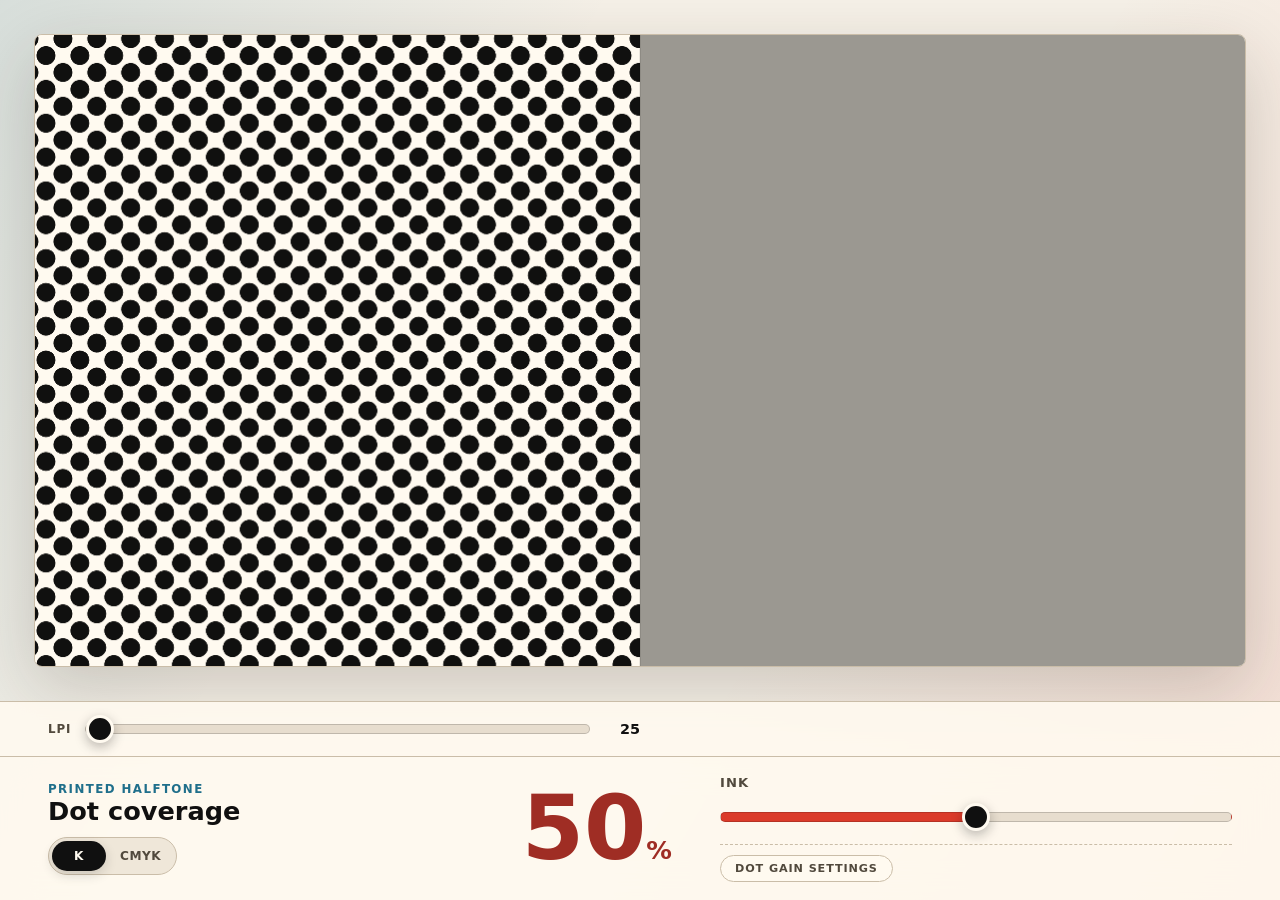
<file: index.html>
<!doctype html>
<html lang="en">
  <head>
    <meta charset="UTF-8" />
    <meta name="viewport" content="width=device-width, initial-scale=1.0" />
    <title>Halftone Dot Visualizer</title>
    <link rel="stylesheet" href="styles.css?v=2026-05-13-1" />
  </head>
  <body>
    <main class="app-shell">
      <section class="visualizer" aria-label="Halftone dot preview">
        <canvas id="halftoneCanvas"></canvas>
      </section>

      <section class="lpi-row" aria-label="Halftone screen frequency">
        <div class="lpi-control">
          <label class="lpi-label" for="lpiSlider">LPI</label>
          <input
            id="lpiSlider"
            class="lpi-slider"
            type="range"
            min="25"
            max="200"
            step="1"
            value="25"
          />
          <span id="lpiValue" class="lpi-value">25</span>
        </div>
        <div class="lpi-row-right" aria-hidden="true"></div>
      </section>

      <section
        class="control-strip"
        id="controlStrip"
        data-mode="single"
        aria-label="Halftone controls"
      >
        <div class="title-group">
          <p class="eyebrow">Printed halftone</p>
          <h1 id="modeTitle">Dot coverage</h1>

          <div class="mode-toggle" role="group" aria-label="Color mode">
            <button
              class="mode-button is-active"
              type="button"
              data-mode="single"
              aria-pressed="true"
            >
              K
            </button>
            <button
              class="mode-button"
              type="button"
              data-mode="cmyk"
              aria-pressed="false"
            >
              CMYK
            </button>
          </div>
        </div>

        <div class="meter" id="singleMeter" aria-live="polite">
          <span id="coverageValue">50</span><span>%</span>
        </div>

        <div class="controls-panel">
          <div class="single-controls" id="singleControls">
            <label class="slider-control" for="coverageSlider">
              <span>Ink</span>
              <input
                id="coverageSlider"
                type="range"
                min="0"
                max="100"
                value="50"
                step="1"
              />
            </label>
          </div>

          <div class="cmyk-controls" id="cmykControls" hidden>
            <label class="channel-control channel-cyan" for="cyanSlider">
              <span>C</span>
              <output id="cyanValue" for="cyanSlider">50%</output>
              <input
                id="cyanSlider"
                data-channel="c"
                type="range"
                min="0"
                max="100"
                value="50"
                step="1"
              />
            </label>

            <label class="channel-control channel-magenta" for="magentaSlider">
              <span>M</span>
              <output id="magentaValue" for="magentaSlider">50%</output>
              <input
                id="magentaSlider"
                data-channel="m"
                type="range"
                min="0"
                max="100"
                value="50"
                step="1"
              />
            </label>

            <label class="channel-control channel-yellow" for="yellowSlider">
              <span>Y</span>
              <output id="yellowValue" for="yellowSlider">50%</output>
              <input
                id="yellowSlider"
                data-channel="y"
                type="range"
                min="0"
                max="100"
                value="50"
                step="1"
              />
            </label>

            <label class="channel-control channel-black" for="blackSlider">
              <span>K</span>
              <output id="blackValue" for="blackSlider">50%</output>
              <input
                id="blackSlider"
                data-channel="k"
                type="range"
                min="0"
                max="100"
                value="50"
                step="1"
              />
            </label>
          </div>

          <div class="dot-gain-controls">
            <button
              id="dotGainTrigger"
              class="dot-gain-trigger"
              type="button"
              aria-expanded="false"
              aria-controls="dotGainPopover"
            >
              Dot Gain Settings
            </button>
            <div id="dotGainPopover" class="dot-gain-popover" hidden>
              <label class="dot-gain-input" for="dotGainInput">
                <span>Dot Gain</span>
                <span class="input-row">
                  <input id="dotGainInput" type="number" min="0" max="40" step="1" value="18" />
                  <span class="suffix">%</span>
                </span>
              </label>
              <label class="dot-gain-input" for="minDotInput">
                <span>Min Dot</span>
                <span class="input-row">
                  <input id="minDotInput" type="number" min="0" max="15" step="0.5" value="1" />
                  <span class="suffix">%</span>
                </span>
              </label>
              <label class="dot-gain-input" for="minDotPrintedInput">
                <span>Min Dot Printed</span>
                <span class="input-row">
                  <input id="minDotPrintedInput" type="number" min="0" max="25" step="0.5" value="3" />
                  <span class="suffix">%</span>
                </span>
              </label>
              <button
                id="dotGainApplyButton"
                class="dot-gain-apply"
                type="button"
                disabled
              >
                Apply
              </button>
            </div>
          </div>
        </div>
      </section>
    </main>

    <script src="app.js?v=2026-05-13-1"></script>
  </body>
</html>
</file>
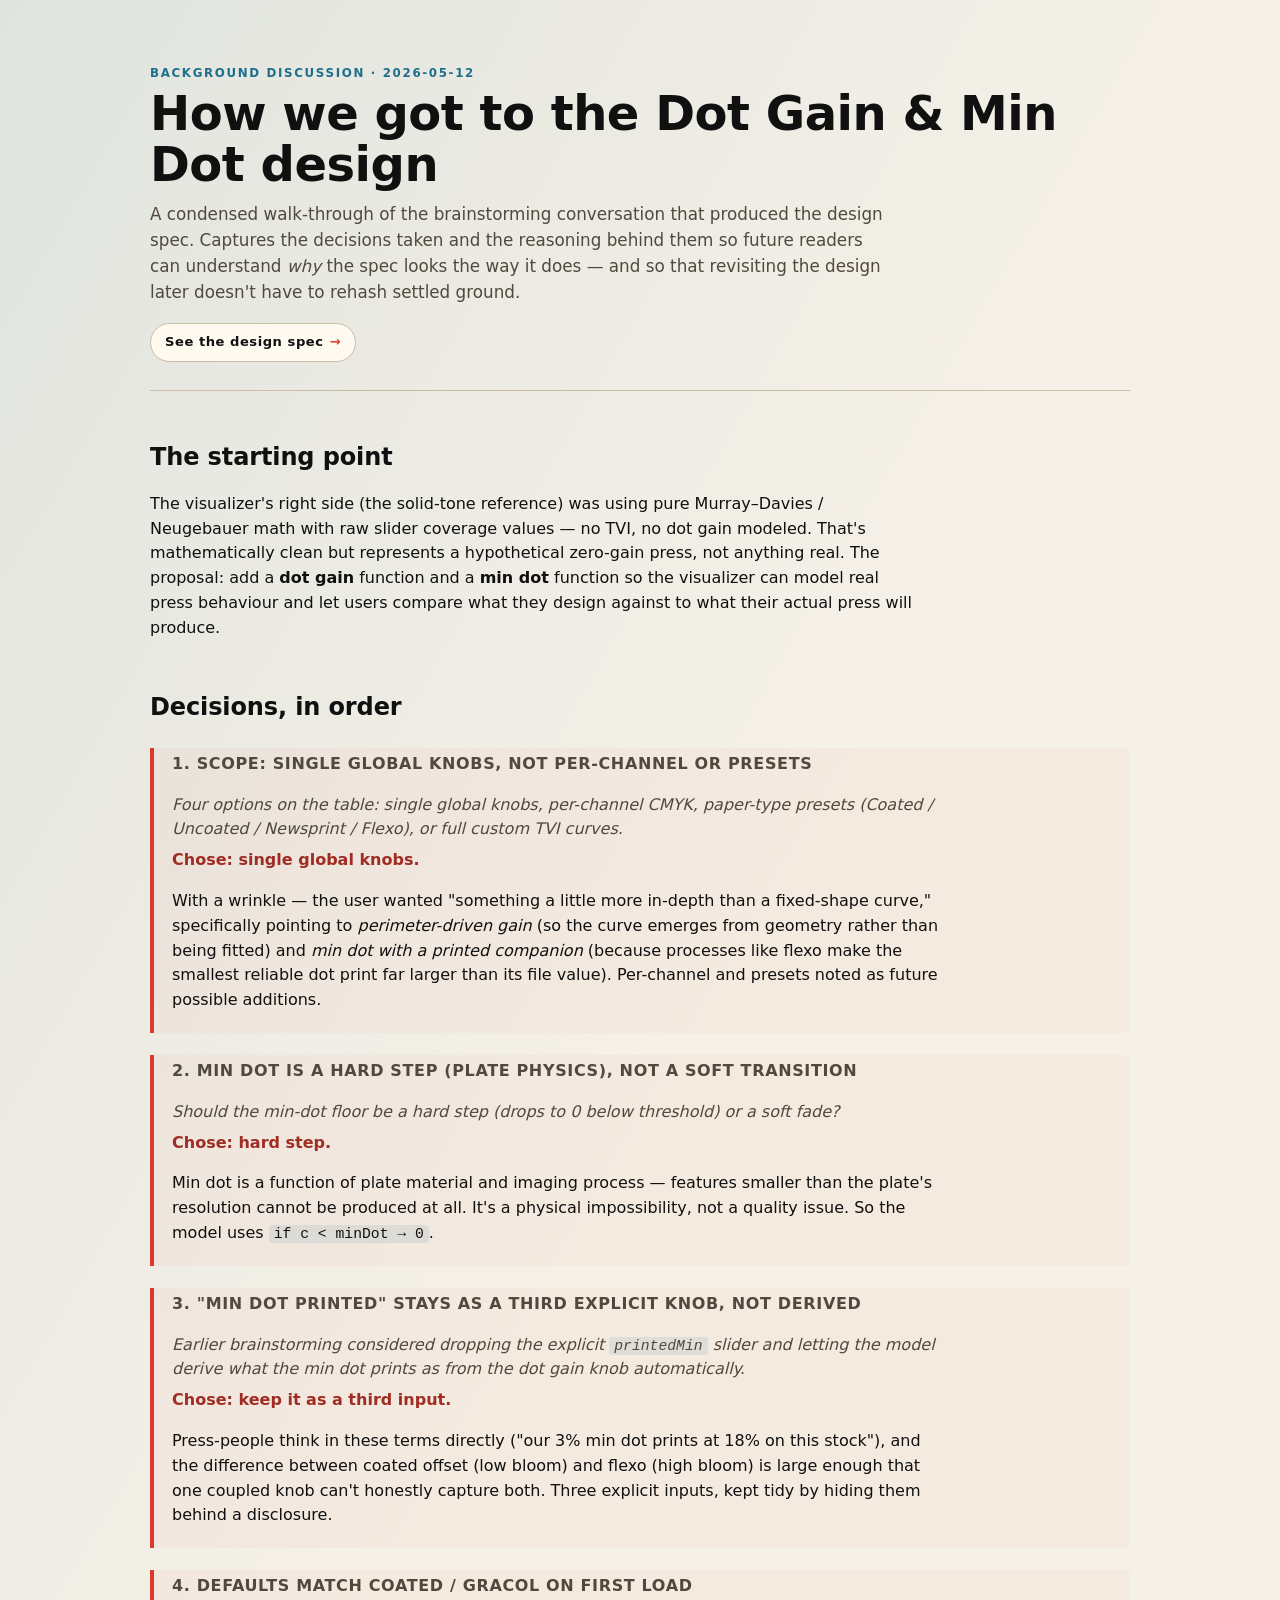
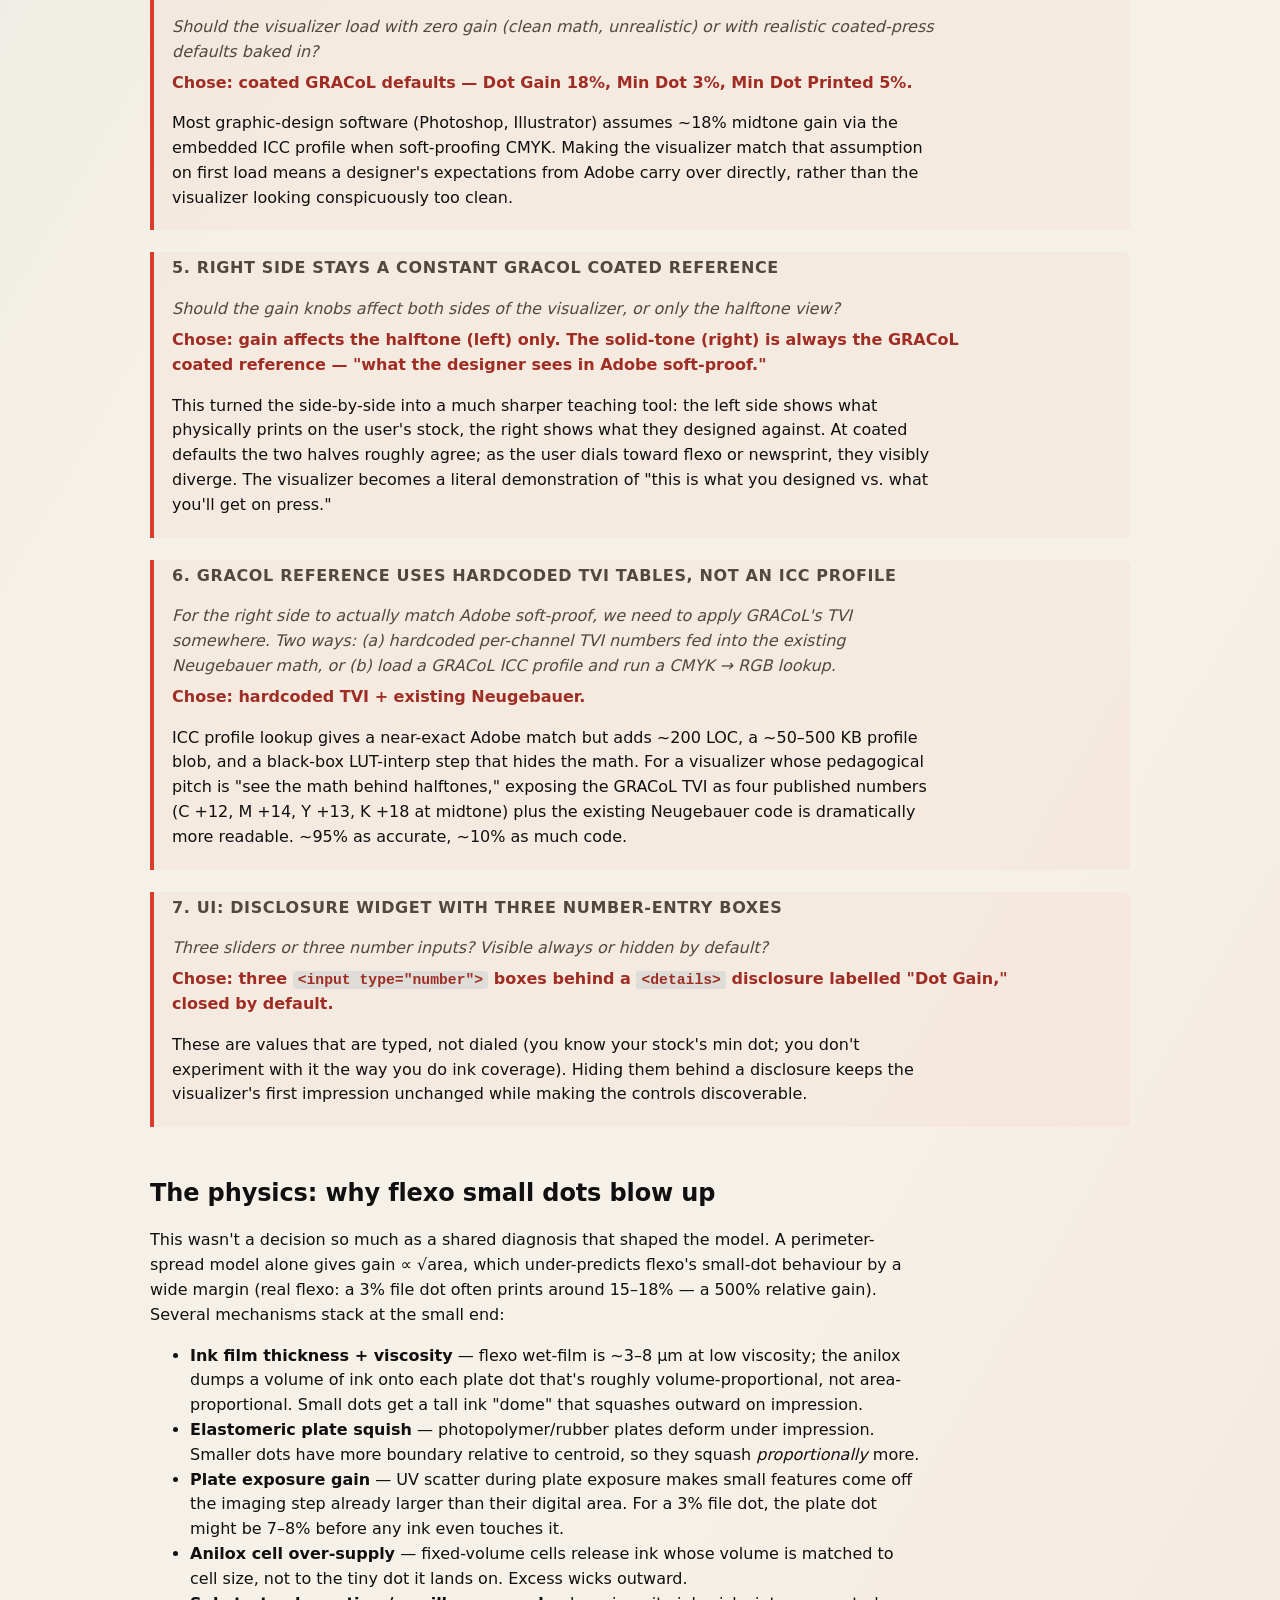
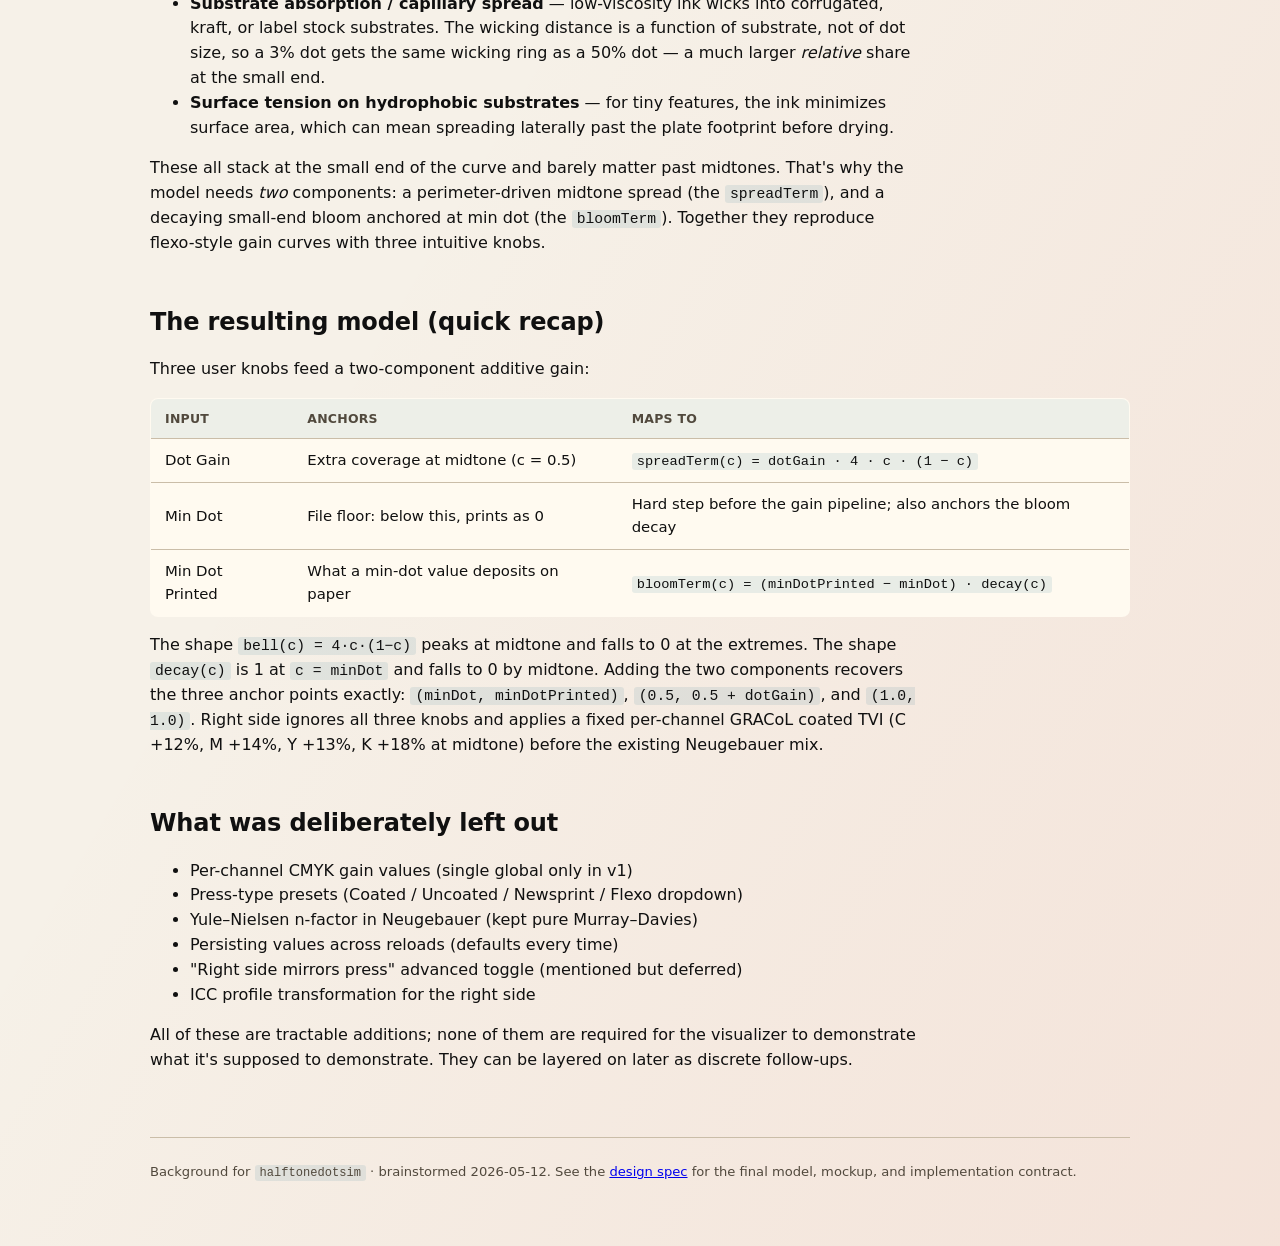
<file: docs/superpowers/specs/2026-05-12-dot-gain-min-dot-background.html>
<!doctype html>
<html lang="en">
  <head>
    <meta charset="UTF-8" />
    <meta name="viewport" content="width=device-width, initial-scale=1.0" />
    <title>Dot Gain &amp; Min Dot — Background discussion</title>
    <style>
      :root {
        --paper: #f6f1e8;
        --paper-deep: #e7ddce;
        --ink: #101010;
        --panel: #fffaf0;
        --line: #cabda8;
        --muted: #51493d;
        --accent: #db3b2a;
        --accent-deep: #9f2d24;
        --blue: #1f6f8b;
        --cyan: #00a2e3;
        --magenta: #e6007d;
        --yellow: #ffed00;
      }

      * { box-sizing: border-box; }

      body {
        margin: 0;
        padding: clamp(24px, 5vw, 64px) clamp(20px, 6vw, 96px);
        background:
          linear-gradient(120deg, rgba(31, 111, 139, 0.10), transparent 34%),
          linear-gradient(300deg, rgba(219, 59, 42, 0.08), transparent 38%),
          var(--paper);
        color: var(--ink);
        font-family:
          Inter, ui-sans-serif, system-ui, -apple-system, BlinkMacSystemFont,
          "Segoe UI", sans-serif;
        line-height: 1.55;
      }

      .doc { max-width: 980px; margin: 0 auto; }

      header {
        border-bottom: 1px solid var(--line);
        padding-bottom: 28px;
        margin-bottom: 36px;
      }

      .eyebrow {
        margin: 0 0 6px;
        color: var(--blue);
        font-size: 0.74rem;
        font-weight: 800;
        letter-spacing: 0.14em;
        text-transform: uppercase;
      }

      h1 {
        margin: 0 0 12px;
        font-size: clamp(2rem, 4vw, 3rem);
        letter-spacing: -0.01em;
        line-height: 1.05;
      }

      .lede {
        margin: 0;
        max-width: 70ch;
        font-size: 1.05rem;
        color: var(--muted);
      }

      .spec-link {
        display: inline-flex;
        align-items: center;
        gap: 6px;
        margin-top: 18px;
        padding: 8px 14px;
        border: 1px solid var(--line);
        border-radius: 999px;
        background: var(--panel);
        font-size: 0.82rem;
        font-weight: 800;
        letter-spacing: 0.04em;
        color: var(--ink);
        text-decoration: none;
      }
      .spec-link:hover { border-color: var(--accent); color: var(--accent-deep); }
      .spec-link::after { content: "→"; color: var(--accent); }

      h2 {
        margin: 48px 0 14px;
        font-size: 1.5rem;
        letter-spacing: -0.005em;
      }

      h3 {
        margin: 28px 0 10px;
        font-size: 1rem;
        color: var(--muted);
        font-weight: 800;
        letter-spacing: 0.04em;
        text-transform: uppercase;
      }

      p, ul, ol { max-width: 76ch; }

      code {
        font-family: "SF Mono", Menlo, Consolas, monospace;
        font-size: 0.92em;
        background: rgba(31, 111, 139, 0.10);
        padding: 1px 5px;
        border-radius: 3px;
      }

      table {
        width: 100%;
        border-collapse: collapse;
        margin: 14px 0;
        background: var(--panel);
        border: 1px solid var(--line);
        border-radius: 8px;
        overflow: hidden;
      }

      th, td {
        padding: 10px 14px;
        text-align: left;
        border-bottom: 1px solid var(--line);
        font-size: 0.93rem;
      }

      thead th {
        background: rgba(31, 111, 139, 0.08);
        font-weight: 800;
        letter-spacing: 0.02em;
        text-transform: uppercase;
        font-size: 0.78rem;
        color: var(--muted);
      }

      tbody tr:last-child td { border-bottom: 0; }

      .turn {
        margin: 22px 0;
        border-left: 4px solid var(--line);
        padding: 4px 0 4px 18px;
      }
      .turn.decision {
        border-left-color: var(--accent);
        background: rgba(219, 59, 42, 0.04);
        padding-right: 14px;
        border-radius: 0 6px 6px 0;
      }
      .turn h3 { margin-top: 0; }
      .turn .q { color: var(--muted); font-style: italic; margin-bottom: 6px; }
      .turn .a {
        font-weight: 800;
        color: var(--accent-deep);
        margin: 0 0 6px;
      }

      footer {
        margin-top: 64px;
        padding-top: 24px;
        border-top: 1px solid var(--line);
        font-size: 0.82rem;
        color: var(--muted);
      }
    </style>
  </head>
  <body>
    <article class="doc">
      <header>
        <p class="eyebrow">Background discussion · 2026-05-12</p>
        <h1>How we got to the Dot Gain &amp; Min Dot design</h1>
        <p class="lede">
          A condensed walk-through of the brainstorming conversation that
          produced the design spec. Captures the decisions taken and the
          reasoning behind them so future readers can understand <em>why</em>
          the spec looks the way it does — and so that revisiting the design
          later doesn't have to rehash settled ground.
        </p>
        <a class="spec-link" href="./2026-05-12-dot-gain-min-dot-design.html">
          See the design spec
        </a>
      </header>

      <section>
        <h2>The starting point</h2>
        <p>
          The visualizer's right side (the solid-tone reference) was using
          pure Murray–Davies / Neugebauer math with raw slider coverage
          values — no TVI, no dot gain modeled. That's mathematically clean
          but represents a hypothetical zero-gain press, not anything real.
          The proposal: add a <strong>dot gain</strong> function and a
          <strong>min dot</strong> function so the visualizer can model real
          press behaviour and let users compare what they design against to
          what their actual press will produce.
        </p>
      </section>

      <section>
        <h2>Decisions, in order</h2>

        <div class="turn decision">
          <h3>1. Scope: single global knobs, not per-channel or presets</h3>
          <p class="q">
            Four options on the table: single global knobs, per-channel CMYK,
            paper-type presets (Coated / Uncoated / Newsprint / Flexo), or
            full custom TVI curves.
          </p>
          <p class="a">Chose: single global knobs.</p>
          <p>
            With a wrinkle — the user wanted "something a little more
            in-depth than a fixed-shape curve," specifically pointing to
            <em>perimeter-driven gain</em> (so the curve emerges from
            geometry rather than being fitted) and <em>min dot with a
            printed companion</em> (because processes like flexo make the
            smallest reliable dot print far larger than its file value).
            Per-channel and presets noted as future possible additions.
          </p>
        </div>

        <div class="turn decision">
          <h3>2. Min dot is a hard step (plate physics), not a soft transition</h3>
          <p class="q">
            Should the min-dot floor be a hard step (drops to 0 below
            threshold) or a soft fade?
          </p>
          <p class="a">Chose: hard step.</p>
          <p>
            Min dot is a function of plate material and imaging process —
            features smaller than the plate's resolution cannot be produced
            at all. It's a physical impossibility, not a quality issue. So
            the model uses <code>if c &lt; minDot → 0</code>.
          </p>
        </div>

        <div class="turn decision">
          <h3>3. "Min Dot Printed" stays as a third explicit knob, not derived</h3>
          <p class="q">
            Earlier brainstorming considered dropping the explicit
            <code>printedMin</code> slider and letting the model derive what
            the min dot prints as from the dot gain knob automatically.
          </p>
          <p class="a">Chose: keep it as a third input.</p>
          <p>
            Press-people think in these terms directly ("our 3% min dot prints
            at 18% on this stock"), and the difference between coated offset
            (low bloom) and flexo (high bloom) is large enough that one
            coupled knob can't honestly capture both. Three explicit inputs,
            kept tidy by hiding them behind a disclosure.
          </p>
        </div>

        <div class="turn decision">
          <h3>4. Defaults match coated / GRACoL on first load</h3>
          <p class="q">
            Should the visualizer load with zero gain (clean math, unrealistic)
            or with realistic coated-press defaults baked in?
          </p>
          <p class="a">Chose: coated GRACoL defaults — Dot Gain 18%, Min Dot 3%, Min Dot Printed 5%.</p>
          <p>
            Most graphic-design software (Photoshop, Illustrator) assumes
            ~18% midtone gain via the embedded ICC profile when soft-proofing
            CMYK. Making the visualizer match that assumption on first load
            means a designer's expectations from Adobe carry over directly,
            rather than the visualizer looking conspicuously too clean.
          </p>
        </div>

        <div class="turn decision">
          <h3>5. Right side stays a constant GRACoL coated reference</h3>
          <p class="q">
            Should the gain knobs affect both sides of the visualizer, or
            only the halftone view?
          </p>
          <p class="a">
            Chose: gain affects the halftone (left) only. The solid-tone
            (right) is always the GRACoL coated reference — "what the
            designer sees in Adobe soft-proof."
          </p>
          <p>
            This turned the side-by-side into a much sharper teaching tool:
            the left side shows what physically prints on the user's stock,
            the right shows what they designed against. At coated defaults
            the two halves roughly agree; as the user dials toward flexo or
            newsprint, they visibly diverge. The visualizer becomes a
            literal demonstration of "this is what you designed vs. what
            you'll get on press."
          </p>
        </div>

        <div class="turn decision">
          <h3>6. GRACoL reference uses hardcoded TVI tables, not an ICC profile</h3>
          <p class="q">
            For the right side to actually match Adobe soft-proof, we need
            to apply GRACoL's TVI somewhere. Two ways: (a) hardcoded
            per-channel TVI numbers fed into the existing Neugebauer math,
            or (b) load a GRACoL ICC profile and run a CMYK → RGB lookup.
          </p>
          <p class="a">Chose: hardcoded TVI + existing Neugebauer.</p>
          <p>
            ICC profile lookup gives a near-exact Adobe match but adds
            ~200 LOC, a ~50–500 KB profile blob, and a black-box LUT-interp
            step that hides the math. For a visualizer whose pedagogical
            pitch is "see the math behind halftones," exposing the GRACoL
            TVI as four published numbers (C +12, M +14, Y +13, K +18 at
            midtone) plus the existing Neugebauer code is dramatically more
            readable. ~95% as accurate, ~10% as much code.
          </p>
        </div>

        <div class="turn decision">
          <h3>7. UI: disclosure widget with three number-entry boxes</h3>
          <p class="q">
            Three sliders or three number inputs? Visible always or hidden
            by default?
          </p>
          <p class="a">
            Chose: three <code>&lt;input type="number"&gt;</code> boxes
            behind a <code>&lt;details&gt;</code> disclosure labelled
            "Dot Gain," closed by default.
          </p>
          <p>
            These are values that are typed, not dialed (you know your
            stock's min dot; you don't experiment with it the way you do
            ink coverage). Hiding them behind a disclosure keeps the
            visualizer's first impression unchanged while making the
            controls discoverable.
          </p>
        </div>
      </section>

      <section>
        <h2>The physics: why flexo small dots blow up</h2>
        <p>
          This wasn't a decision so much as a shared diagnosis that shaped
          the model. A perimeter-spread model alone gives gain ∝ √area,
          which under-predicts flexo's small-dot behaviour by a wide margin
          (real flexo: a 3% file dot often prints around 15–18% — a 500%
          relative gain). Several mechanisms stack at the small end:
        </p>
        <ul>
          <li><strong>Ink film thickness + viscosity</strong> — flexo wet-film is ~3–8 μm at low viscosity; the anilox dumps a volume of ink onto each plate dot that's roughly volume-proportional, not area-proportional. Small dots get a tall ink "dome" that squashes outward on impression.</li>
          <li><strong>Elastomeric plate squish</strong> — photopolymer/rubber plates deform under impression. Smaller dots have more boundary relative to centroid, so they squash <em>proportionally</em> more.</li>
          <li><strong>Plate exposure gain</strong> — UV scatter during plate exposure makes small features come off the imaging step already larger than their digital area. For a 3% file dot, the plate dot might be 7–8% before any ink even touches it.</li>
          <li><strong>Anilox cell over-supply</strong> — fixed-volume cells release ink whose volume is matched to cell size, not to the tiny dot it lands on. Excess wicks outward.</li>
          <li><strong>Substrate absorption / capillary spread</strong> — low-viscosity ink wicks into corrugated, kraft, or label stock substrates. The wicking distance is a function of substrate, not of dot size, so a 3% dot gets the same wicking ring as a 50% dot — a much larger <em>relative</em> share at the small end.</li>
          <li><strong>Surface tension on hydrophobic substrates</strong> — for tiny features, the ink minimizes surface area, which can mean spreading laterally past the plate footprint before drying.</li>
        </ul>
        <p>
          These all stack at the small end of the curve and barely matter
          past midtones. That's why the model needs <em>two</em> components:
          a perimeter-driven midtone spread (the <code>spreadTerm</code>),
          and a decaying small-end bloom anchored at min dot (the
          <code>bloomTerm</code>). Together they reproduce flexo-style
          gain curves with three intuitive knobs.
        </p>
      </section>

      <section>
        <h2>The resulting model (quick recap)</h2>
        <p>
          Three user knobs feed a two-component additive gain:
        </p>
        <table>
          <thead>
            <tr><th>Input</th><th>Anchors</th><th>Maps to</th></tr>
          </thead>
          <tbody>
            <tr>
              <td>Dot Gain</td>
              <td>Extra coverage at midtone (c = 0.5)</td>
              <td><code>spreadTerm(c) = dotGain · 4 · c · (1 − c)</code></td>
            </tr>
            <tr>
              <td>Min Dot</td>
              <td>File floor: below this, prints as 0</td>
              <td>Hard step before the gain pipeline; also anchors the bloom decay</td>
            </tr>
            <tr>
              <td>Min Dot Printed</td>
              <td>What a min-dot value deposits on paper</td>
              <td><code>bloomTerm(c) = (minDotPrinted − minDot) · decay(c)</code></td>
            </tr>
          </tbody>
        </table>
        <p>
          The shape <code>bell(c) = 4·c·(1−c)</code> peaks at midtone and
          falls to 0 at the extremes. The shape <code>decay(c)</code> is 1
          at <code>c = minDot</code> and falls to 0 by midtone. Adding the
          two components recovers the three anchor points exactly:
          <code>(minDot, minDotPrinted)</code>, <code>(0.5, 0.5 + dotGain)</code>,
          and <code>(1.0, 1.0)</code>. Right side ignores all three knobs and
          applies a fixed per-channel GRACoL coated TVI (C +12%, M +14%,
          Y +13%, K +18% at midtone) before the existing Neugebauer mix.
        </p>
      </section>

      <section>
        <h2>What was deliberately left out</h2>
        <ul>
          <li>Per-channel CMYK gain values (single global only in v1)</li>
          <li>Press-type presets (Coated / Uncoated / Newsprint / Flexo dropdown)</li>
          <li>Yule–Nielsen n-factor in Neugebauer (kept pure Murray–Davies)</li>
          <li>Persisting values across reloads (defaults every time)</li>
          <li>"Right side mirrors press" advanced toggle (mentioned but deferred)</li>
          <li>ICC profile transformation for the right side</li>
        </ul>
        <p>
          All of these are tractable additions; none of them are required
          for the visualizer to demonstrate what it's supposed to
          demonstrate. They can be layered on later as discrete follow-ups.
        </p>
      </section>

      <footer>
        Background for <code>halftonedotsim</code> · brainstormed 2026-05-12.
        See the
        <a href="./2026-05-12-dot-gain-min-dot-design.html">design spec</a>
        for the final model, mockup, and implementation contract.
      </footer>
    </article>
  </body>
</html>
</file>
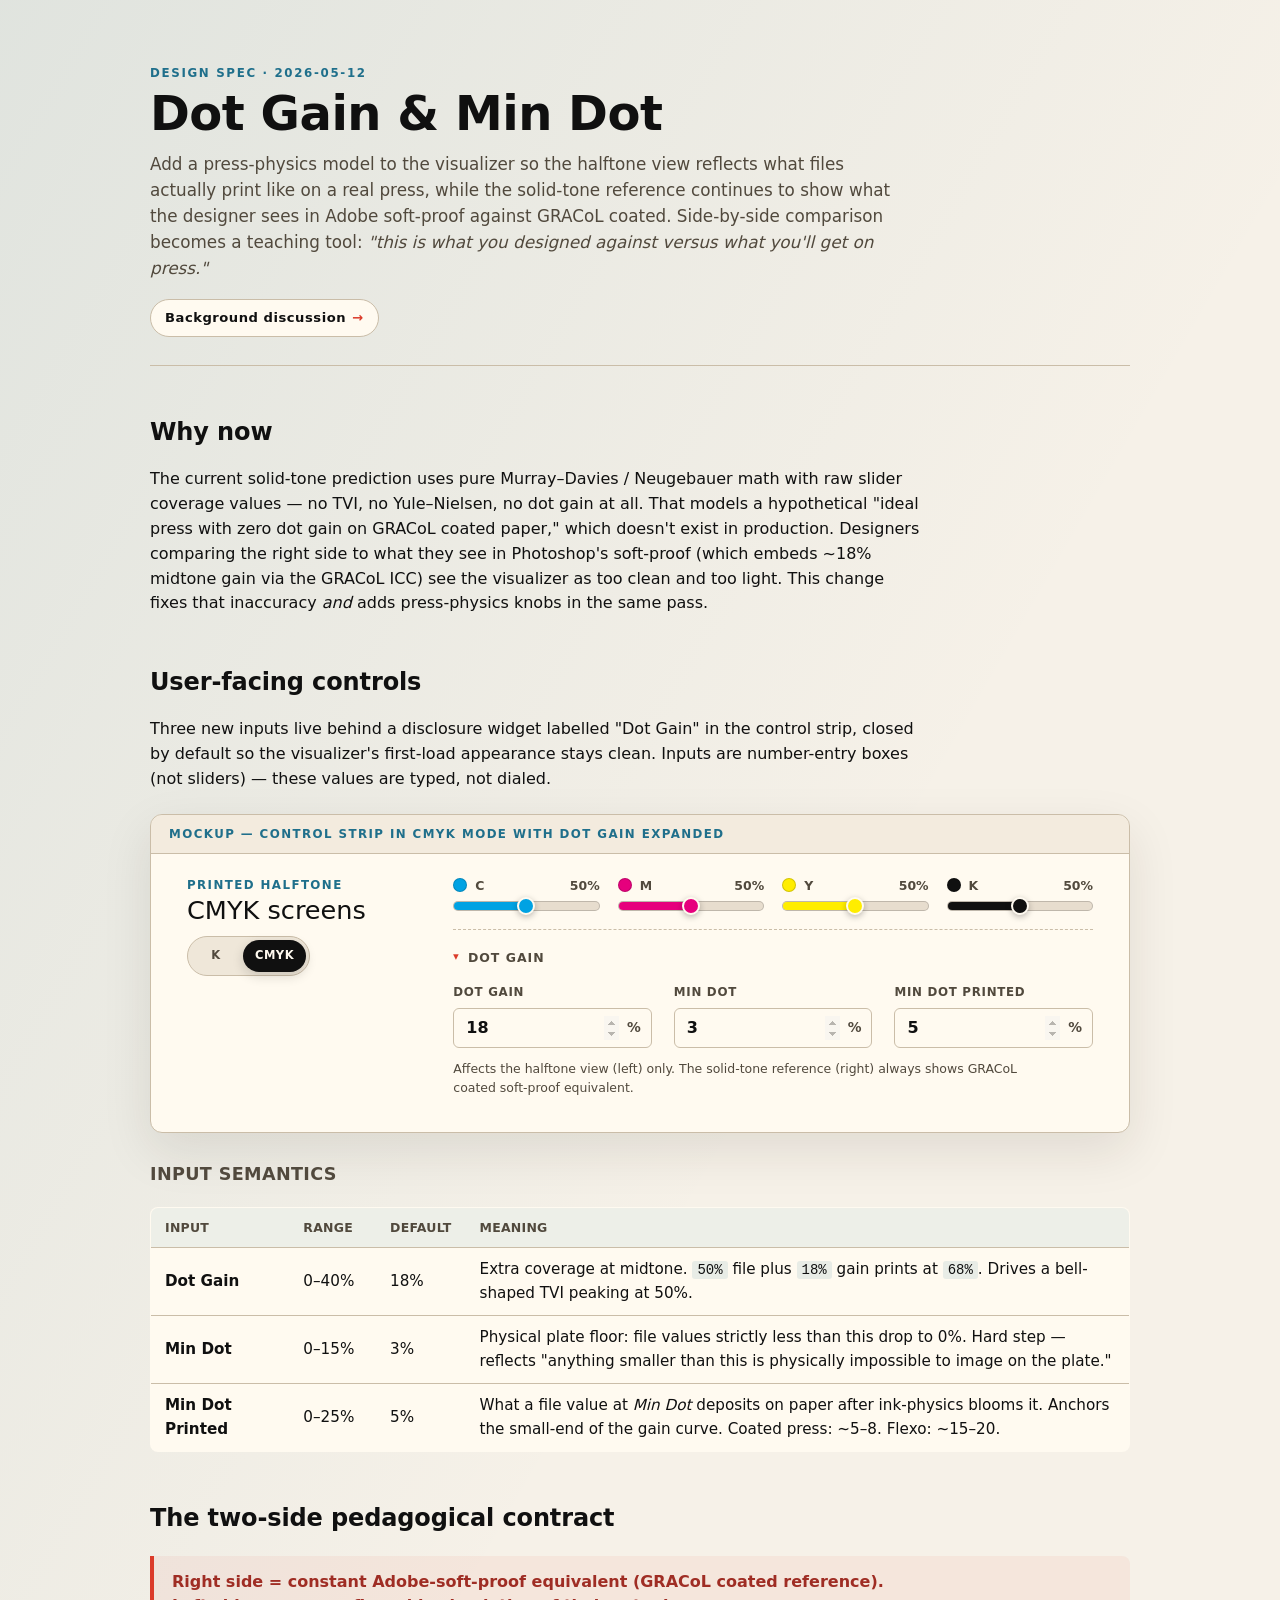
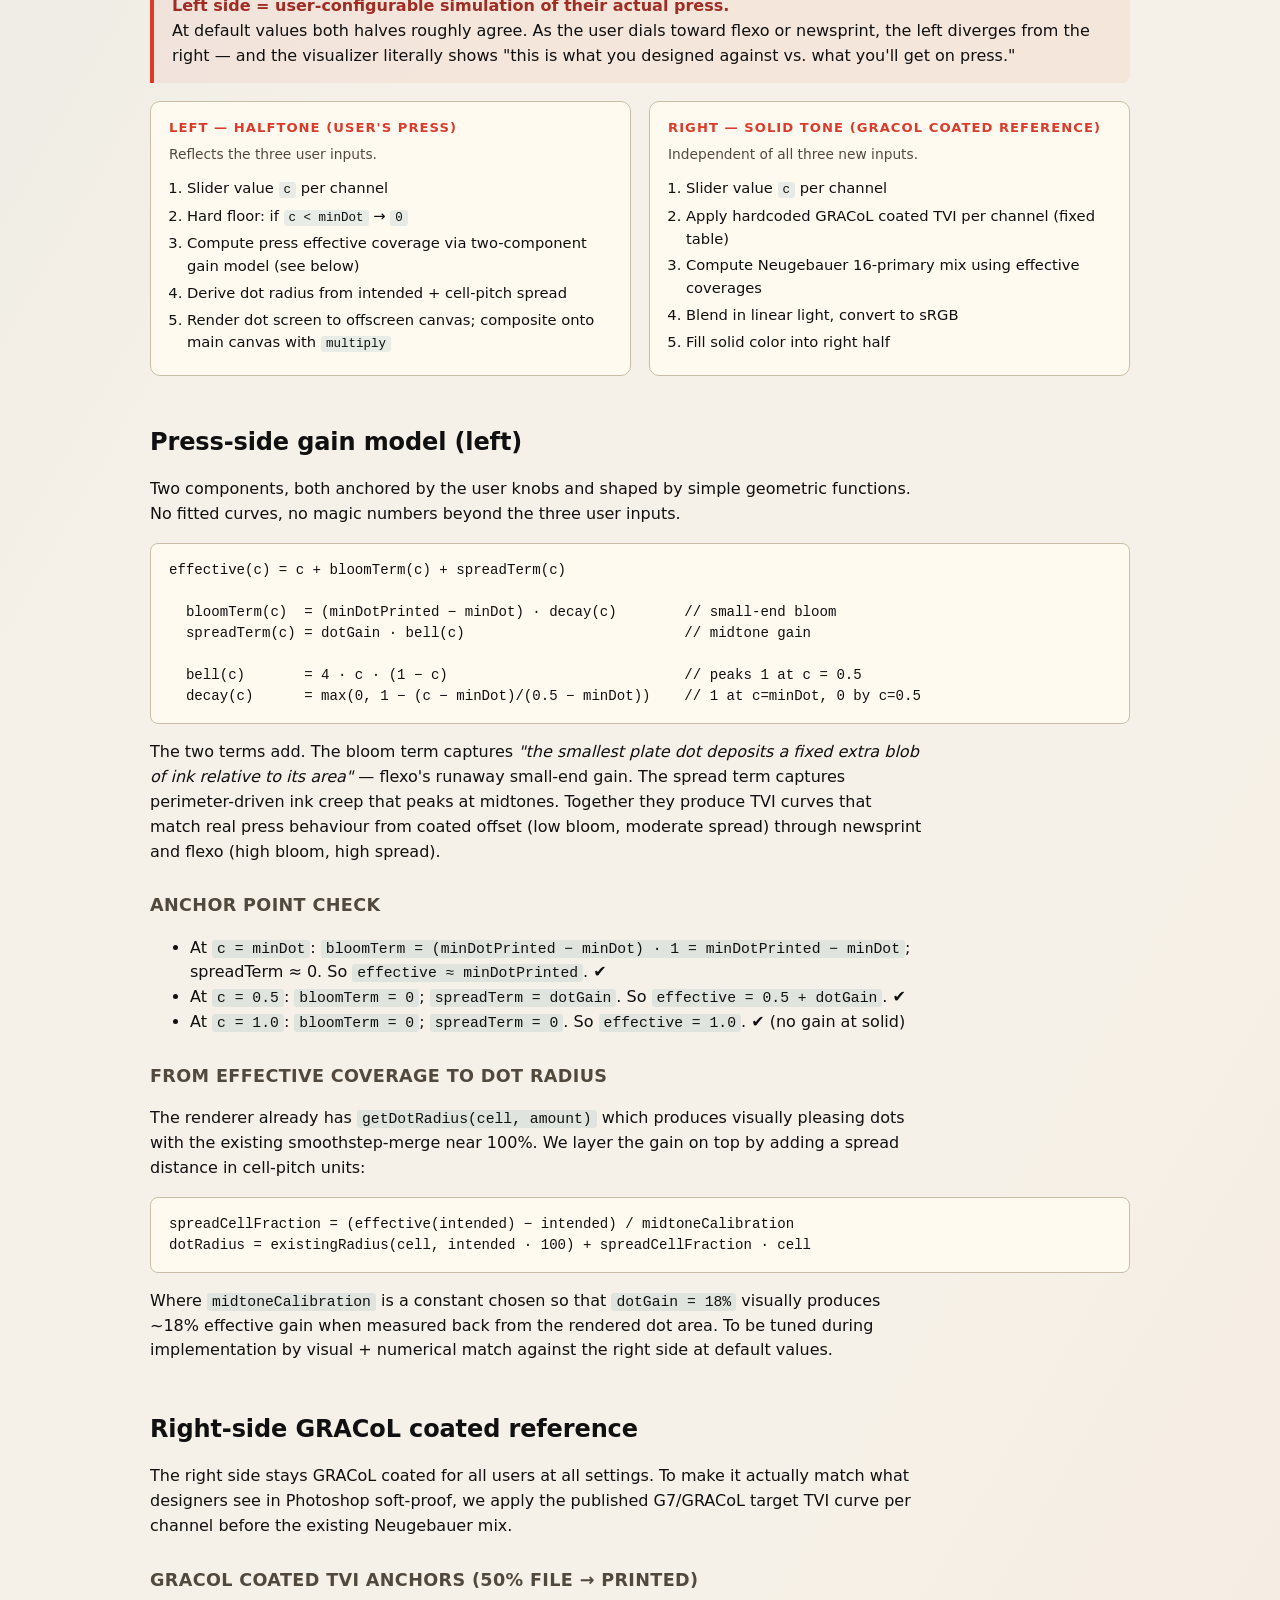
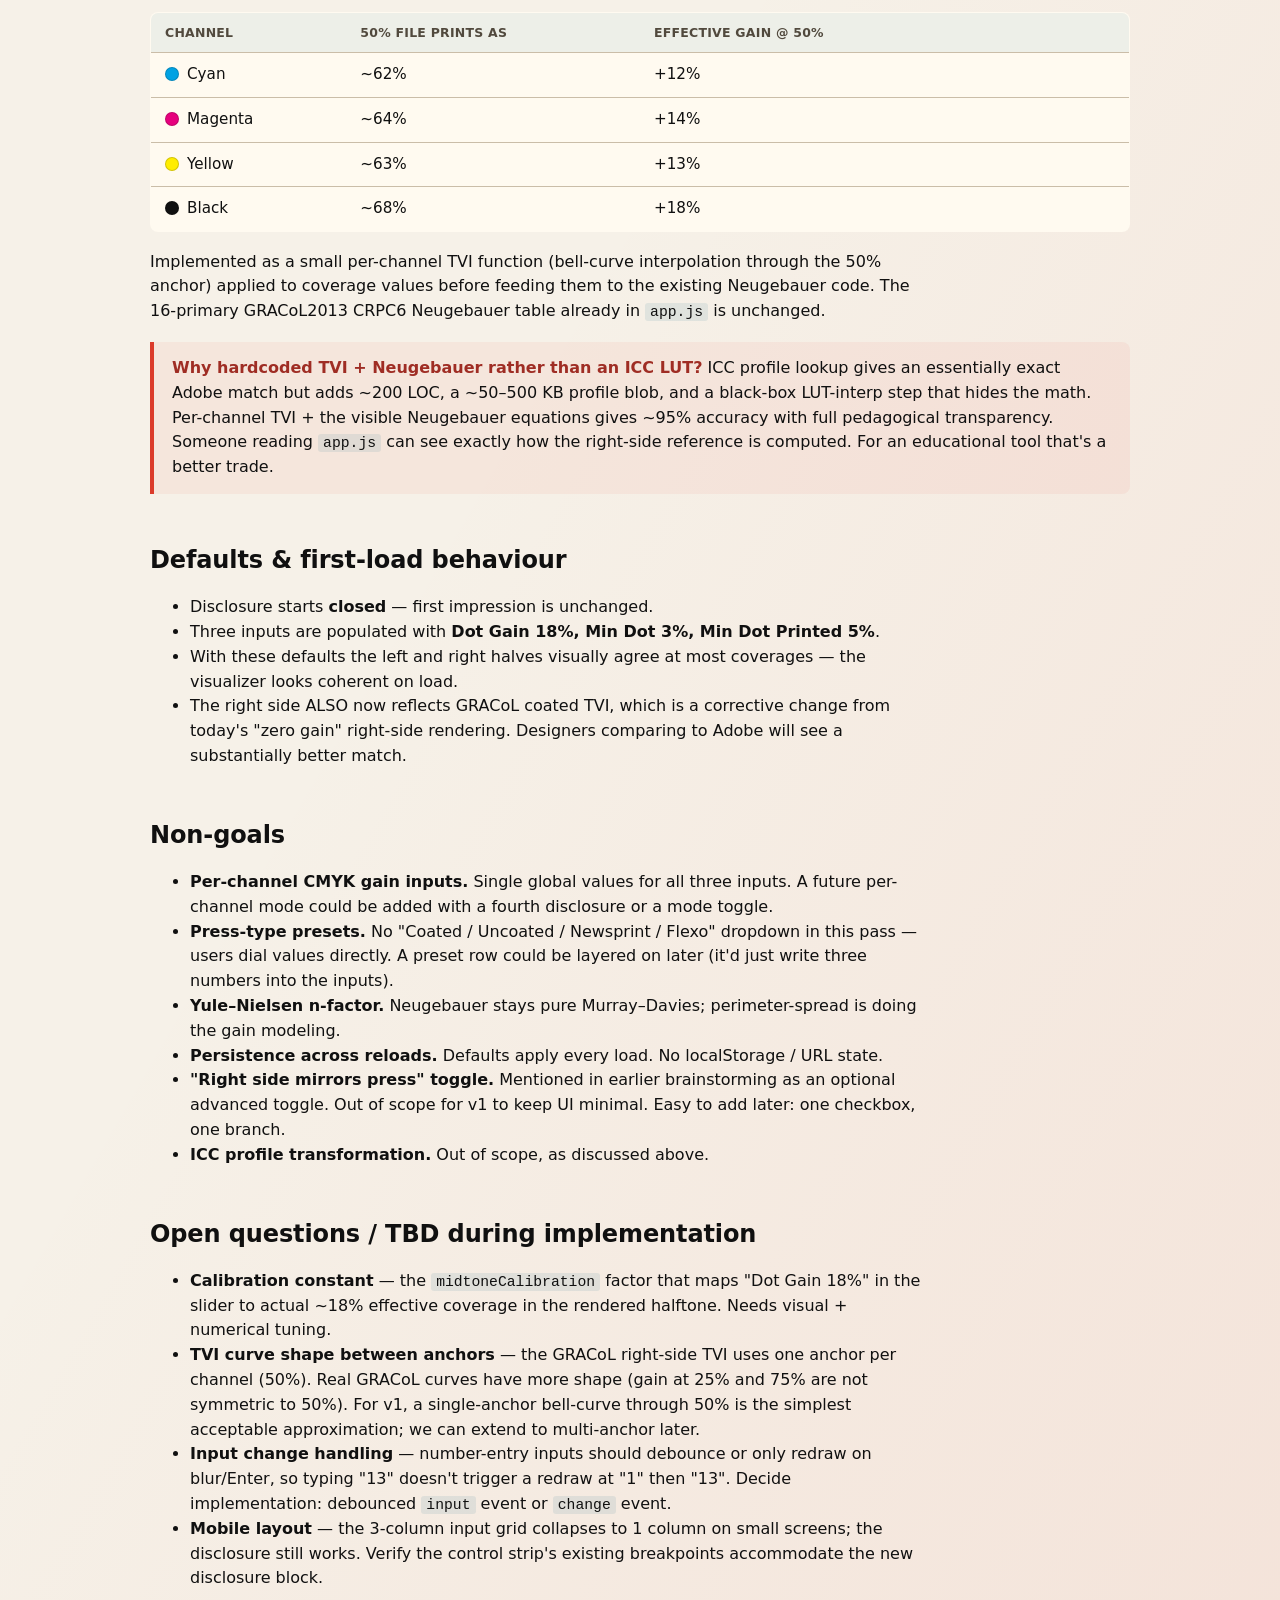
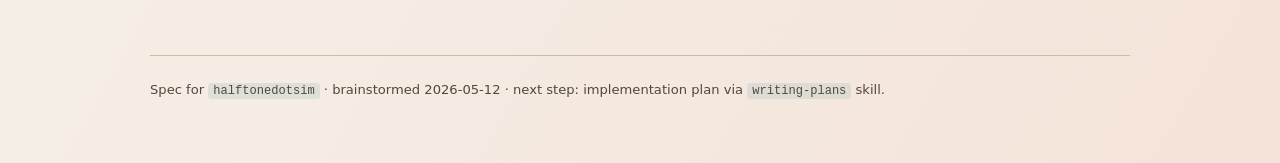
<file: docs/superpowers/specs/2026-05-12-dot-gain-min-dot-design.html>
<!doctype html>
<html lang="en">
  <head>
    <meta charset="UTF-8" />
    <meta name="viewport" content="width=device-width, initial-scale=1.0" />
    <title>Dot Gain &amp; Min Dot — Design Spec</title>
    <style>
      :root {
        --paper: #f6f1e8;
        --paper-deep: #e7ddce;
        --ink: #101010;
        --panel: #fffaf0;
        --line: #cabda8;
        --muted: #51493d;
        --accent: #db3b2a;
        --accent-deep: #9f2d24;
        --blue: #1f6f8b;
        --cyan: #00a2e3;
        --magenta: #e6007d;
        --yellow: #ffed00;
      }

      * {
        box-sizing: border-box;
      }

      body {
        margin: 0;
        padding: clamp(24px, 5vw, 64px) clamp(20px, 6vw, 96px);
        background:
          linear-gradient(120deg, rgba(31, 111, 139, 0.10), transparent 34%),
          linear-gradient(300deg, rgba(219, 59, 42, 0.08), transparent 38%),
          var(--paper);
        color: var(--ink);
        font-family:
          Inter, ui-sans-serif, system-ui, -apple-system, BlinkMacSystemFont,
          "Segoe UI", sans-serif;
        line-height: 1.55;
      }

      .doc {
        max-width: 980px;
        margin: 0 auto;
      }

      header {
        border-bottom: 1px solid var(--line);
        padding-bottom: 28px;
        margin-bottom: 36px;
      }

      .background-link {
        display: inline-flex;
        align-items: center;
        gap: 6px;
        margin-top: 18px;
        padding: 8px 14px;
        border: 1px solid var(--line);
        border-radius: 999px;
        background: var(--panel);
        font-size: 0.82rem;
        font-weight: 800;
        letter-spacing: 0.04em;
        color: var(--ink);
        text-decoration: none;
      }
      .background-link:hover { border-color: var(--accent); color: var(--accent-deep); }
      .background-link::after { content: "→"; color: var(--accent); }

      .eyebrow {
        margin: 0 0 6px;
        color: var(--blue);
        font-size: 0.74rem;
        font-weight: 800;
        letter-spacing: 0.14em;
        text-transform: uppercase;
      }

      h1 {
        margin: 0 0 12px;
        font-size: clamp(2rem, 4vw, 3rem);
        letter-spacing: -0.01em;
        line-height: 1.05;
      }

      .lede {
        margin: 0;
        max-width: 70ch;
        font-size: 1.05rem;
        color: var(--muted);
      }

      h2 {
        margin: 48px 0 14px;
        font-size: 1.5rem;
        letter-spacing: -0.005em;
      }

      h3 {
        margin: 28px 0 10px;
        font-size: 1.1rem;
        color: var(--muted);
        font-weight: 800;
        letter-spacing: 0.02em;
        text-transform: uppercase;
      }

      p, ul, ol {
        max-width: 76ch;
      }

      code {
        font-family: "SF Mono", Menlo, Consolas, monospace;
        font-size: 0.92em;
        background: rgba(31, 111, 139, 0.10);
        padding: 1px 5px;
        border-radius: 3px;
      }

      pre {
        background: var(--panel);
        border: 1px solid var(--line);
        border-radius: 8px;
        padding: 16px 18px;
        overflow-x: auto;
        font-family: "SF Mono", Menlo, Consolas, monospace;
        font-size: 0.88rem;
        line-height: 1.5;
      }

      pre code {
        background: none;
        padding: 0;
        font-size: inherit;
      }

      table {
        width: 100%;
        border-collapse: collapse;
        margin: 18px 0;
        background: var(--panel);
        border: 1px solid var(--line);
        border-radius: 8px;
        overflow: hidden;
      }

      th, td {
        padding: 10px 14px;
        text-align: left;
        border-bottom: 1px solid var(--line);
        font-size: 0.95rem;
      }

      thead th {
        background: rgba(31, 111, 139, 0.08);
        font-weight: 800;
        letter-spacing: 0.02em;
        text-transform: uppercase;
        font-size: 0.78rem;
        color: var(--muted);
      }

      tbody tr:last-child td {
        border-bottom: 0;
      }

      .swatch {
        display: inline-block;
        width: 14px;
        height: 14px;
        margin-right: 8px;
        vertical-align: -2px;
        border-radius: 50%;
        border: 1px solid rgba(16, 16, 16, 0.18);
      }
      .swatch-c { background: var(--cyan); }
      .swatch-m { background: var(--magenta); }
      .swatch-y { background: var(--yellow); }
      .swatch-k { background: var(--ink); }

      /* ============ Control-strip mockup ============ */

      .mockup-frame {
        margin: 22px 0;
        border: 1px solid var(--line);
        border-radius: 12px;
        background: var(--panel);
        box-shadow: 0 18px 50px rgba(38, 31, 20, 0.10);
        overflow: hidden;
      }

      .mockup-caption {
        padding: 10px 18px;
        font-size: 0.74rem;
        font-weight: 800;
        letter-spacing: 0.12em;
        text-transform: uppercase;
        color: var(--blue);
        background: rgba(231, 221, 206, 0.50);
        border-bottom: 1px solid var(--line);
      }

      .mockup-strip {
        display: grid;
        grid-template-columns: minmax(170px, 0.72fr) minmax(380px, 2fr);
        align-items: start;
        gap: clamp(18px, 3vw, 36px);
        padding: 22px clamp(18px, 3vw, 36px);
      }

      .mockup-title-group .mock-eyebrow {
        margin: 0 0 4px;
        color: var(--blue);
        font-size: 0.74rem;
        font-weight: 800;
        letter-spacing: 0.12em;
        text-transform: uppercase;
      }

      .mockup-title-group .mock-h1 {
        margin: 0;
        font-size: 1.6rem;
        line-height: 1;
      }

      .mockup-toggle {
        display: inline-flex;
        gap: 2px;
        margin-top: 12px;
        border: 1px solid var(--line);
        border-radius: 999px;
        background: rgba(231, 221, 206, 0.65);
        padding: 3px;
      }
      .mockup-toggle .mb {
        min-width: 50px;
        border: 0;
        border-radius: 999px;
        background: transparent;
        color: var(--muted);
        font: inherit;
        font-size: 0.72rem;
        font-weight: 900;
        letter-spacing: 0.04em;
        padding: 7px 12px;
        cursor: default;
      }
      .mockup-toggle .mb.is-active {
        background: var(--ink);
        color: var(--panel);
        box-shadow: 0 4px 12px rgba(16, 16, 16, 0.16);
      }

      .mockup-channels {
        display: grid;
        grid-template-columns: repeat(4, minmax(0, 1fr));
        gap: 10px 18px;
      }

      .mockup-channel {
        font-size: 0.78rem;
        font-weight: 900;
        letter-spacing: 0.06em;
        text-transform: uppercase;
        color: var(--muted);
        display: grid;
        grid-template-columns: 1fr auto;
        row-gap: 6px;
      }
      .mockup-channel output {
        font-variant-numeric: tabular-nums;
        letter-spacing: 0;
        font-weight: 600;
      }
      .mockup-channel .track {
        grid-column: 1 / -1;
        height: 10px;
        border-radius: 999px;
        background: var(--paper-deep);
        position: relative;
        border: 1px solid rgba(16, 16, 16, 0.18);
      }
      .mockup-channel .fill {
        position: absolute;
        inset: 0 auto 0 0;
        border-radius: 999px;
      }
      .mockup-channel .thumb {
        position: absolute;
        top: 50%;
        width: 18px;
        height: 18px;
        margin-top: -9px;
        border-radius: 50%;
        border: 2px solid var(--panel);
        box-shadow: 0 2px 6px rgba(16, 16, 16, 0.28);
        transform: translateX(-50%);
      }
      .mockup-channel.c .fill, .mockup-channel.c .thumb { background: var(--cyan); }
      .mockup-channel.m .fill, .mockup-channel.m .thumb { background: var(--magenta); }
      .mockup-channel.y .fill, .mockup-channel.y .thumb { background: var(--yellow); }
      .mockup-channel.k .fill, .mockup-channel.k .thumb { background: var(--ink); }

      /* The Dot Gain disclosure */
      .dotgain-disclosure {
        margin-top: 18px;
        border-top: 1px dashed var(--line);
        padding-top: 14px;
      }

      .dotgain-disclosure summary {
        cursor: pointer;
        list-style: none;
        display: inline-flex;
        align-items: center;
        gap: 8px;
        font-size: 0.78rem;
        font-weight: 900;
        letter-spacing: 0.08em;
        text-transform: uppercase;
        color: var(--muted);
        user-select: none;
      }
      .dotgain-disclosure summary::-webkit-details-marker { display: none; }
      .dotgain-disclosure summary::before {
        content: "▸";
        display: inline-block;
        font-size: 0.7rem;
        color: var(--accent);
        transition: transform 120ms ease;
      }
      .dotgain-disclosure[open] summary::before {
        transform: rotate(90deg);
      }
      .dotgain-disclosure summary:hover {
        color: var(--ink);
      }

      .dotgain-inputs {
        margin-top: 14px;
        display: grid;
        grid-template-columns: repeat(3, minmax(0, 1fr));
        gap: 12px clamp(12px, 2vw, 22px);
      }

      .dotgain-input {
        display: grid;
        gap: 6px;
        min-width: 0;
      }
      .dotgain-input label {
        font-size: 0.74rem;
        font-weight: 900;
        letter-spacing: 0.06em;
        text-transform: uppercase;
        color: var(--muted);
      }
      .dotgain-input .input-row {
        display: flex;
        align-items: center;
        gap: 6px;
        border: 1px solid var(--line);
        border-radius: 6px;
        background: var(--panel);
        padding: 6px 10px;
      }
      .dotgain-input input[type="number"] {
        flex: 1;
        border: 0;
        background: transparent;
        font: inherit;
        font-size: 1rem;
        font-weight: 700;
        font-variant-numeric: tabular-nums;
        color: var(--ink);
        width: 100%;
        outline: none;
        -moz-appearance: textfield;
      }
      .dotgain-input input::-webkit-outer-spin-button,
      .dotgain-input input::-webkit-inner-spin-button {
        opacity: 0.4;
      }
      .dotgain-input .suffix {
        color: var(--muted);
        font-weight: 700;
        font-size: 0.86rem;
      }

      .dotgain-note {
        margin-top: 12px;
        font-size: 0.78rem;
        color: var(--muted);
        line-height: 1.5;
      }

      /* ============ Pipeline diagram ============ */

      .pipelines {
        display: grid;
        grid-template-columns: 1fr 1fr;
        gap: 18px;
        margin: 18px 0 0;
      }
      .pipeline {
        border: 1px solid var(--line);
        border-radius: 10px;
        padding: 16px 18px;
        background: var(--panel);
      }
      .pipeline h4 {
        margin: 0 0 6px;
        font-size: 0.82rem;
        font-weight: 900;
        letter-spacing: 0.08em;
        text-transform: uppercase;
        color: var(--accent);
      }
      .pipeline-sub {
        margin: 0 0 12px;
        font-size: 0.86rem;
        color: var(--muted);
      }
      .pipeline ol {
        margin: 0;
        padding-left: 18px;
        font-size: 0.92rem;
      }
      .pipeline ol li {
        margin-bottom: 4px;
      }
      .pipeline code {
        font-size: 0.85em;
      }

      @media (max-width: 720px) {
        .pipelines { grid-template-columns: 1fr; }
        .mockup-strip {
          grid-template-columns: 1fr;
        }
        .mockup-channels {
          grid-template-columns: repeat(2, 1fr);
        }
        .dotgain-inputs {
          grid-template-columns: 1fr;
        }
      }

      .callout {
        margin: 18px 0;
        padding: 14px 18px;
        border-left: 4px solid var(--accent);
        background: rgba(219, 59, 42, 0.06);
        border-radius: 0 8px 8px 0;
      }
      .callout strong {
        color: var(--accent-deep);
      }

      footer {
        margin-top: 64px;
        padding-top: 24px;
        border-top: 1px solid var(--line);
        font-size: 0.82rem;
        color: var(--muted);
      }
    </style>
  </head>
  <body>
    <article class="doc">
      <header>
        <p class="eyebrow">Design spec · 2026-05-12</p>
        <h1>Dot Gain &amp; Min Dot</h1>
        <p class="lede">
          Add a press-physics model to the visualizer so the halftone view
          reflects what files actually print like on a real press, while the
          solid-tone reference continues to show what the designer sees in
          Adobe soft-proof against GRACoL coated. Side-by-side comparison
          becomes a teaching tool: <em>"this is what you designed against
          versus what you'll get on press."</em>
        </p>
        <a class="background-link" href="./2026-05-12-dot-gain-min-dot-background.html">
          Background discussion
        </a>
      </header>

      <section>
        <h2>Why now</h2>
        <p>
          The current solid-tone prediction uses pure Murray–Davies / Neugebauer
          math with raw slider coverage values — no TVI, no Yule–Nielsen, no
          dot gain at all. That models a hypothetical "ideal press with zero
          dot gain on GRACoL coated paper," which doesn't exist in production.
          Designers comparing the right side to what they see in Photoshop's
          soft-proof (which embeds ~18% midtone gain via the GRACoL ICC) see
          the visualizer as too clean and too light. This change fixes that
          inaccuracy <em>and</em> adds press-physics knobs in the same pass.
        </p>
      </section>

      <section>
        <h2>User-facing controls</h2>
        <p>
          Three new inputs live behind a disclosure widget labelled "Dot Gain"
          in the control strip, closed by default so the visualizer's
          first-load appearance stays clean. Inputs are number-entry boxes
          (not sliders) — these values are typed, not dialed.
        </p>

        <div class="mockup-frame">
          <div class="mockup-caption">Mockup — control strip in CMYK mode with Dot Gain expanded</div>
          <div class="mockup-strip">
            <div class="mockup-title-group">
              <p class="mock-eyebrow">Printed halftone</p>
              <p class="mock-h1">CMYK screens</p>
              <div class="mockup-toggle">
                <button class="mb" type="button">K</button>
                <button class="mb is-active" type="button">CMYK</button>
              </div>
            </div>

            <div>
              <div class="mockup-channels">
                <div class="mockup-channel c">
                  <span><span class="swatch swatch-c"></span>C</span>
                  <output>50%</output>
                  <div class="track">
                    <div class="fill" style="right: 50%"></div>
                    <div class="thumb" style="left: 50%"></div>
                  </div>
                </div>
                <div class="mockup-channel m">
                  <span><span class="swatch swatch-m"></span>M</span>
                  <output>50%</output>
                  <div class="track">
                    <div class="fill" style="right: 50%"></div>
                    <div class="thumb" style="left: 50%"></div>
                  </div>
                </div>
                <div class="mockup-channel y">
                  <span><span class="swatch swatch-y"></span>Y</span>
                  <output>50%</output>
                  <div class="track">
                    <div class="fill" style="right: 50%"></div>
                    <div class="thumb" style="left: 50%"></div>
                  </div>
                </div>
                <div class="mockup-channel k">
                  <span><span class="swatch swatch-k"></span>K</span>
                  <output>50%</output>
                  <div class="track">
                    <div class="fill" style="right: 50%"></div>
                    <div class="thumb" style="left: 50%"></div>
                  </div>
                </div>
              </div>

              <details class="dotgain-disclosure" open>
                <summary>Dot Gain</summary>
                <div class="dotgain-inputs">
                  <div class="dotgain-input">
                    <label for="mockDotGain">Dot Gain</label>
                    <div class="input-row">
                      <input id="mockDotGain" type="number" min="0" max="40" step="1" value="18" />
                      <span class="suffix">%</span>
                    </div>
                  </div>
                  <div class="dotgain-input">
                    <label for="mockMinDot">Min Dot</label>
                    <div class="input-row">
                      <input id="mockMinDot" type="number" min="0" max="15" step="0.5" value="3" />
                      <span class="suffix">%</span>
                    </div>
                  </div>
                  <div class="dotgain-input">
                    <label for="mockMinDotPrinted">Min Dot Printed</label>
                    <div class="input-row">
                      <input id="mockMinDotPrinted" type="number" min="0" max="25" step="0.5" value="5" />
                      <span class="suffix">%</span>
                    </div>
                  </div>
                </div>
                <p class="dotgain-note">
                  Affects the halftone view (left) only. The solid-tone reference (right) always shows GRACoL coated soft-proof equivalent.
                </p>
              </details>
            </div>
          </div>
        </div>

        <h3>Input semantics</h3>
        <table>
          <thead>
            <tr>
              <th style="width: 16ch">Input</th>
              <th style="width: 10ch">Range</th>
              <th style="width: 8ch">Default</th>
              <th>Meaning</th>
            </tr>
          </thead>
          <tbody>
            <tr>
              <td><strong>Dot Gain</strong></td>
              <td>0–40%</td>
              <td>18%</td>
              <td>Extra coverage at midtone. <code>50%</code> file plus <code>18%</code> gain prints at <code>68%</code>. Drives a bell-shaped TVI peaking at 50%.</td>
            </tr>
            <tr>
              <td><strong>Min Dot</strong></td>
              <td>0–15%</td>
              <td>3%</td>
              <td>Physical plate floor: file values strictly less than this drop to 0%. Hard step — reflects "anything smaller than this is physically impossible to image on the plate."</td>
            </tr>
            <tr>
              <td><strong>Min Dot Printed</strong></td>
              <td>0–25%</td>
              <td>5%</td>
              <td>What a file value at <em>Min Dot</em> deposits on paper after ink-physics blooms it. Anchors the small-end of the gain curve. Coated press: ~5–8. Flexo: ~15–20.</td>
            </tr>
          </tbody>
        </table>
      </section>

      <section>
        <h2>The two-side pedagogical contract</h2>

        <div class="callout">
          <strong>Right side = constant Adobe-soft-proof equivalent (GRACoL coated reference).</strong>
          <br>
          <strong>Left side = user-configurable simulation of their actual press.</strong>
          <br>
          At default values both halves roughly agree. As the user dials toward flexo or newsprint, the left diverges from the right — and the visualizer literally shows "this is what you designed against vs. what you'll get on press."
        </div>

        <div class="pipelines">
          <div class="pipeline">
            <h4>Left — halftone (user's press)</h4>
            <p class="pipeline-sub">Reflects the three user inputs.</p>
            <ol>
              <li>Slider value <code>c</code> per channel</li>
              <li>Hard floor: if <code>c &lt; minDot</code> → <code>0</code></li>
              <li>Compute press effective coverage via two-component gain model (see below)</li>
              <li>Derive dot radius from intended + cell-pitch spread</li>
              <li>Render dot screen to offscreen canvas; composite onto main canvas with <code>multiply</code></li>
            </ol>
          </div>

          <div class="pipeline">
            <h4>Right — solid tone (GRACoL coated reference)</h4>
            <p class="pipeline-sub">Independent of all three new inputs.</p>
            <ol>
              <li>Slider value <code>c</code> per channel</li>
              <li>Apply hardcoded GRACoL coated TVI per channel (fixed table)</li>
              <li>Compute Neugebauer 16-primary mix using effective coverages</li>
              <li>Blend in linear light, convert to sRGB</li>
              <li>Fill solid color into right half</li>
            </ol>
          </div>
        </div>
      </section>

      <section>
        <h2>Press-side gain model (left)</h2>

        <p>
          Two components, both anchored by the user knobs and shaped by simple
          geometric functions. No fitted curves, no magic numbers beyond the
          three user inputs.
        </p>

<pre><code>effective(c) = c + bloomTerm(c) + spreadTerm(c)

  bloomTerm(c)  = (minDotPrinted − minDot) · decay(c)        // small-end bloom
  spreadTerm(c) = dotGain · bell(c)                          // midtone gain

  bell(c)       = 4 · c · (1 − c)                            // peaks 1 at c = 0.5
  decay(c)      = max(0, 1 − (c − minDot)/(0.5 − minDot))    // 1 at c=minDot, 0 by c=0.5</code></pre>

        <p>
          The two terms add. The bloom term captures
          <em>"the smallest plate dot deposits a fixed extra blob of ink
          relative to its area"</em> — flexo's runaway small-end gain. The
          spread term captures perimeter-driven ink creep that peaks at
          midtones. Together they produce TVI curves that match real press
          behaviour from coated offset (low bloom, moderate spread) through
          newsprint and flexo (high bloom, high spread).
        </p>

        <h3>Anchor point check</h3>
        <ul>
          <li>At <code>c = minDot</code>: <code>bloomTerm = (minDotPrinted − minDot) · 1 = minDotPrinted − minDot</code>; spreadTerm ≈ 0. So <code>effective ≈ minDotPrinted</code>. ✔</li>
          <li>At <code>c = 0.5</code>: <code>bloomTerm = 0</code>; <code>spreadTerm = dotGain</code>. So <code>effective = 0.5 + dotGain</code>. ✔</li>
          <li>At <code>c = 1.0</code>: <code>bloomTerm = 0</code>; <code>spreadTerm = 0</code>. So <code>effective = 1.0</code>. ✔ (no gain at solid)</li>
        </ul>

        <h3>From effective coverage to dot radius</h3>
        <p>
          The renderer already has <code>getDotRadius(cell, amount)</code>
          which produces visually pleasing dots with the existing
          smoothstep-merge near 100%. We layer the gain on top by adding a
          spread distance in cell-pitch units:
        </p>
<pre><code>spreadCellFraction = (effective(intended) − intended) / midtoneCalibration
dotRadius = existingRadius(cell, intended · 100) + spreadCellFraction · cell</code></pre>

        <p>
          Where <code>midtoneCalibration</code> is a constant chosen so that
          <code>dotGain = 18%</code> visually produces ~18% effective gain
          when measured back from the rendered dot area. To be tuned during
          implementation by visual + numerical match against the right side
          at default values.
        </p>
      </section>

      <section>
        <h2>Right-side GRACoL coated reference</h2>

        <p>
          The right side stays GRACoL coated for all users at all settings.
          To make it actually match what designers see in Photoshop soft-proof,
          we apply the published G7/GRACoL target TVI curve per channel before
          the existing Neugebauer mix.
        </p>

        <h3>GRACoL coated TVI anchors (50% file → printed)</h3>
        <table>
          <thead>
            <tr>
              <th style="width: 20%">Channel</th>
              <th style="width: 30%">50% file prints as</th>
              <th>Effective gain @ 50%</th>
            </tr>
          </thead>
          <tbody>
            <tr><td><span class="swatch swatch-c"></span>Cyan</td>    <td>~62%</td><td>+12%</td></tr>
            <tr><td><span class="swatch swatch-m"></span>Magenta</td> <td>~64%</td><td>+14%</td></tr>
            <tr><td><span class="swatch swatch-y"></span>Yellow</td>  <td>~63%</td><td>+13%</td></tr>
            <tr><td><span class="swatch swatch-k"></span>Black</td>   <td>~68%</td><td>+18%</td></tr>
          </tbody>
        </table>

        <p>
          Implemented as a small per-channel TVI function (bell-curve
          interpolation through the 50% anchor) applied to coverage values
          before feeding them to the existing Neugebauer code. The 16-primary
          GRACoL2013 CRPC6 Neugebauer table already in <code>app.js</code> is
          unchanged.
        </p>

        <div class="callout">
          <strong>Why hardcoded TVI + Neugebauer rather than an ICC LUT?</strong>
          ICC profile lookup gives an essentially exact Adobe match but adds
          ~200 LOC, a ~50–500 KB profile blob, and a black-box LUT-interp
          step that hides the math. Per-channel TVI + the visible Neugebauer
          equations gives ~95% accuracy with full pedagogical transparency.
          Someone reading <code>app.js</code> can see exactly how the
          right-side reference is computed. For an educational tool that's a
          better trade.
        </div>
      </section>

      <section>
        <h2>Defaults &amp; first-load behaviour</h2>
        <ul>
          <li>Disclosure starts <strong>closed</strong> — first impression is unchanged.</li>
          <li>Three inputs are populated with <strong>Dot Gain 18%, Min Dot 3%, Min Dot Printed 5%</strong>.</li>
          <li>With these defaults the left and right halves visually agree at most coverages — the visualizer looks coherent on load.</li>
          <li>The right side ALSO now reflects GRACoL coated TVI, which is a corrective change from today's "zero gain" right-side rendering. Designers comparing to Adobe will see a substantially better match.</li>
        </ul>
      </section>

      <section>
        <h2>Non-goals</h2>
        <ul>
          <li><strong>Per-channel CMYK gain inputs.</strong> Single global values for all three inputs. A future per-channel mode could be added with a fourth disclosure or a mode toggle.</li>
          <li><strong>Press-type presets.</strong> No "Coated / Uncoated / Newsprint / Flexo" dropdown in this pass — users dial values directly. A preset row could be layered on later (it'd just write three numbers into the inputs).</li>
          <li><strong>Yule–Nielsen n-factor.</strong> Neugebauer stays pure Murray–Davies; perimeter-spread is doing the gain modeling.</li>
          <li><strong>Persistence across reloads.</strong> Defaults apply every load. No localStorage / URL state.</li>
          <li><strong>"Right side mirrors press" toggle.</strong> Mentioned in earlier brainstorming as an optional advanced toggle. Out of scope for v1 to keep UI minimal. Easy to add later: one checkbox, one branch.</li>
          <li><strong>ICC profile transformation.</strong> Out of scope, as discussed above.</li>
        </ul>
      </section>

      <section>
        <h2>Open questions / TBD during implementation</h2>
        <ul>
          <li><strong>Calibration constant</strong> — the <code>midtoneCalibration</code> factor that maps "Dot Gain 18%" in the slider to actual ~18% effective coverage in the rendered halftone. Needs visual + numerical tuning.</li>
          <li><strong>TVI curve shape between anchors</strong> — the GRACoL right-side TVI uses one anchor per channel (50%). Real GRACoL curves have more shape (gain at 25% and 75% are not symmetric to 50%). For v1, a single-anchor bell-curve through 50% is the simplest acceptable approximation; we can extend to multi-anchor later.</li>
          <li><strong>Input change handling</strong> — number-entry inputs should debounce or only redraw on blur/Enter, so typing "13" doesn't trigger a redraw at "1" then "13". Decide implementation: debounced <code>input</code> event or <code>change</code> event.</li>
          <li><strong>Mobile layout</strong> — the 3-column input grid collapses to 1 column on small screens; the disclosure still works. Verify the control strip's existing breakpoints accommodate the new disclosure block.</li>
        </ul>
      </section>

      <footer>
        Spec for <code>halftonedotsim</code> · brainstormed 2026-05-12 ·
        next step: implementation plan via <code>writing-plans</code> skill.
      </footer>
    </article>
  </body>
</html>
</file>
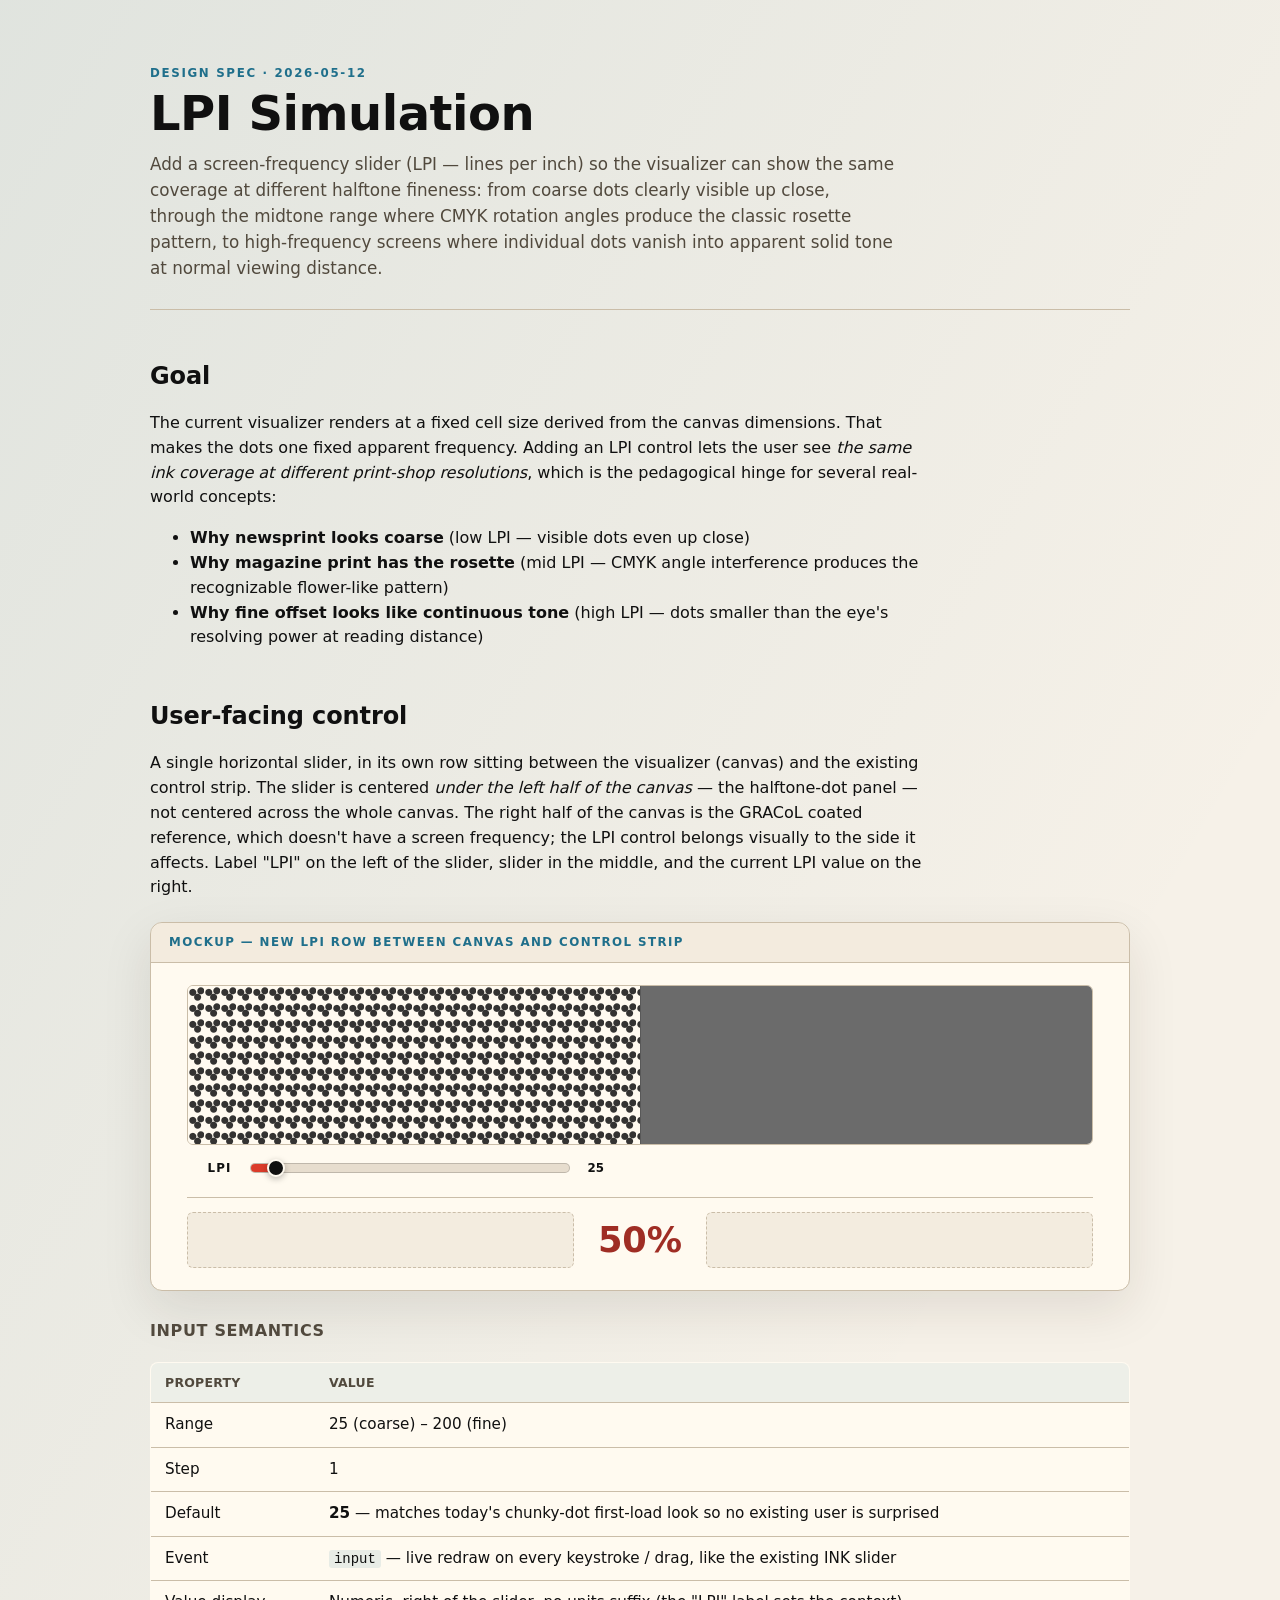
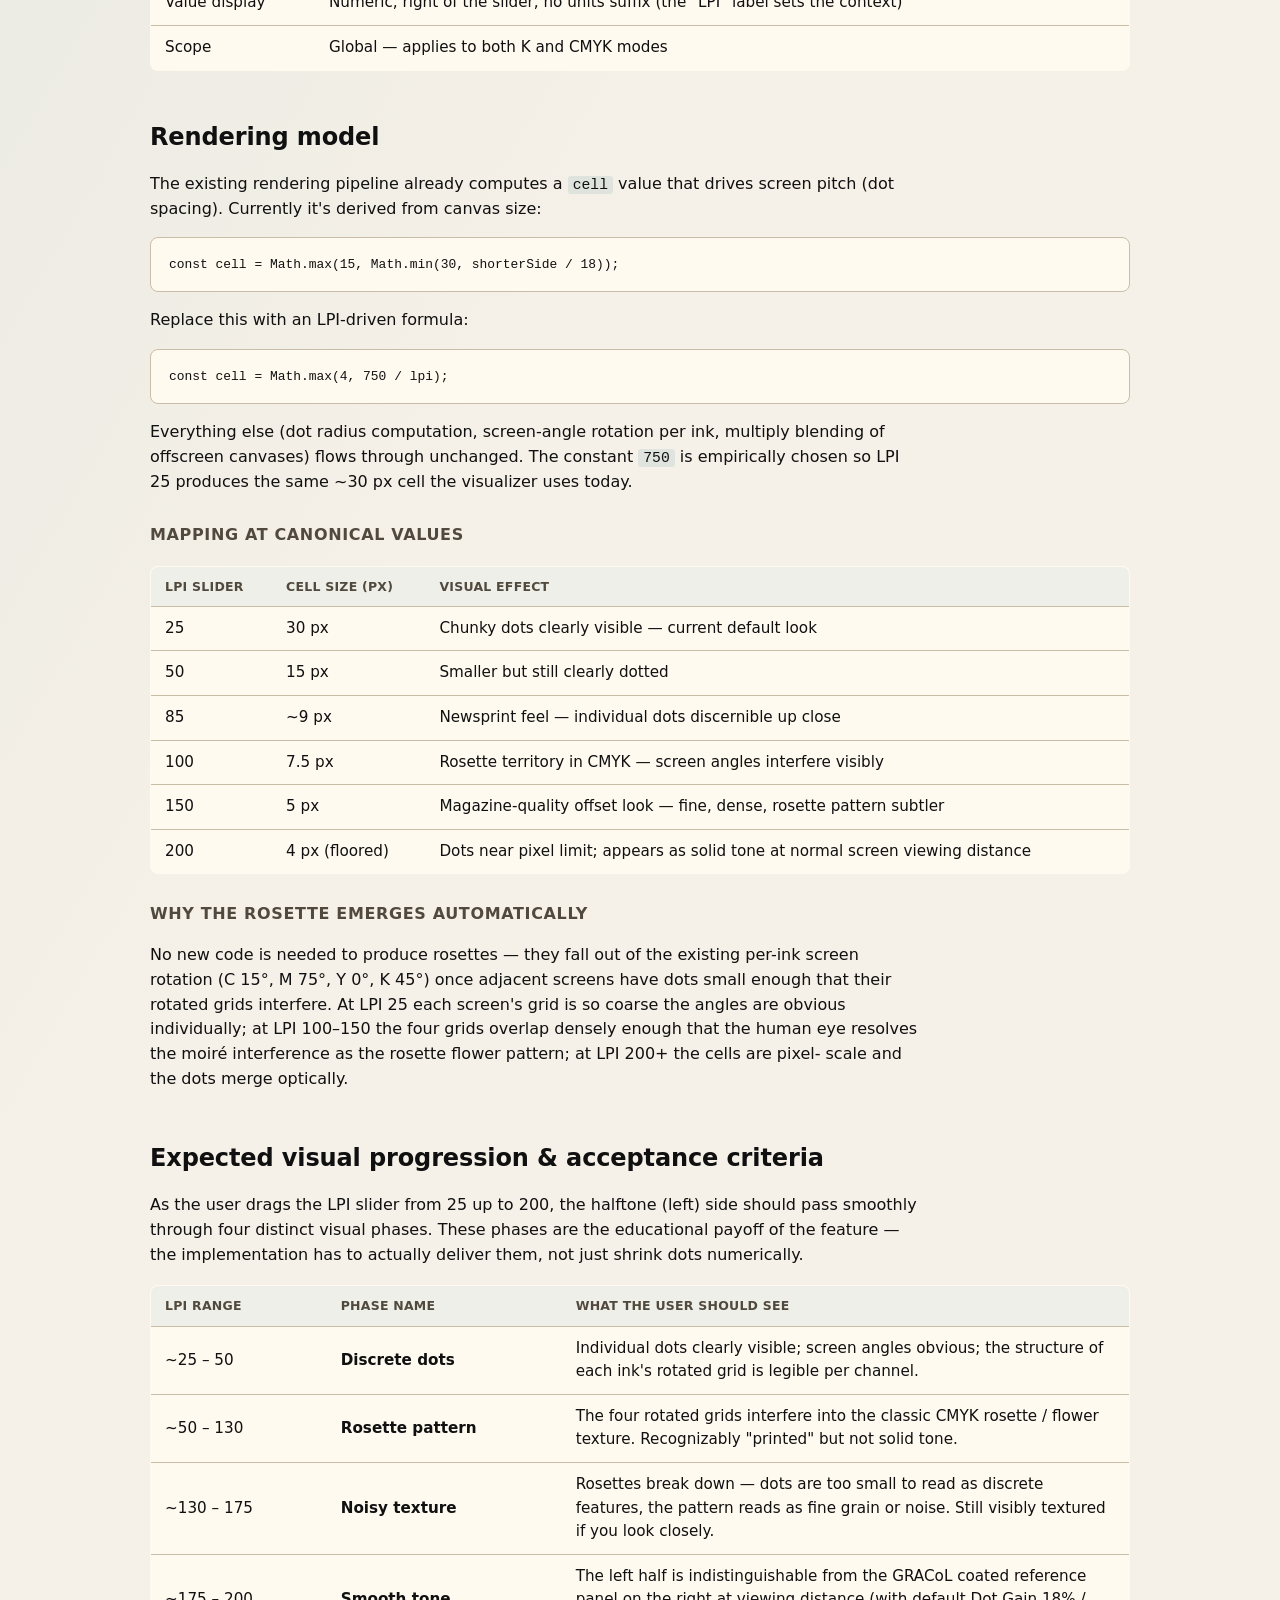
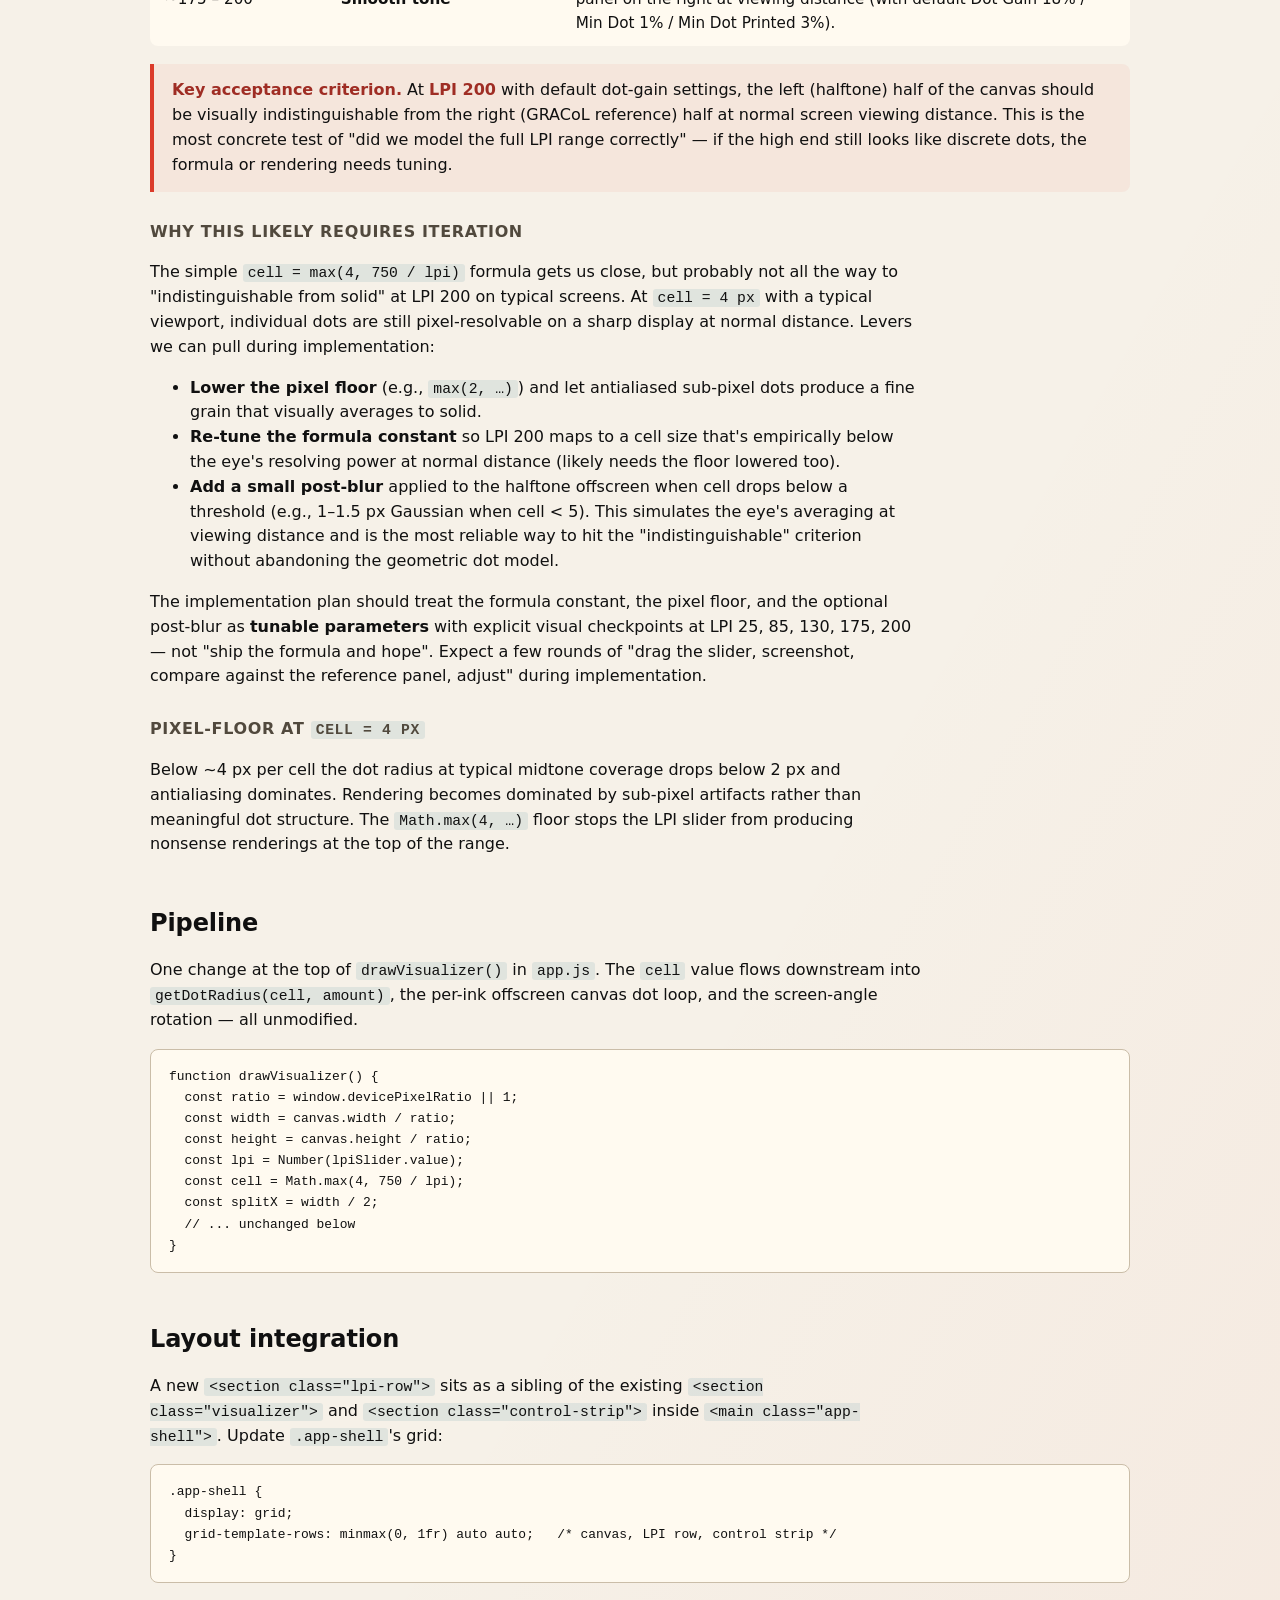
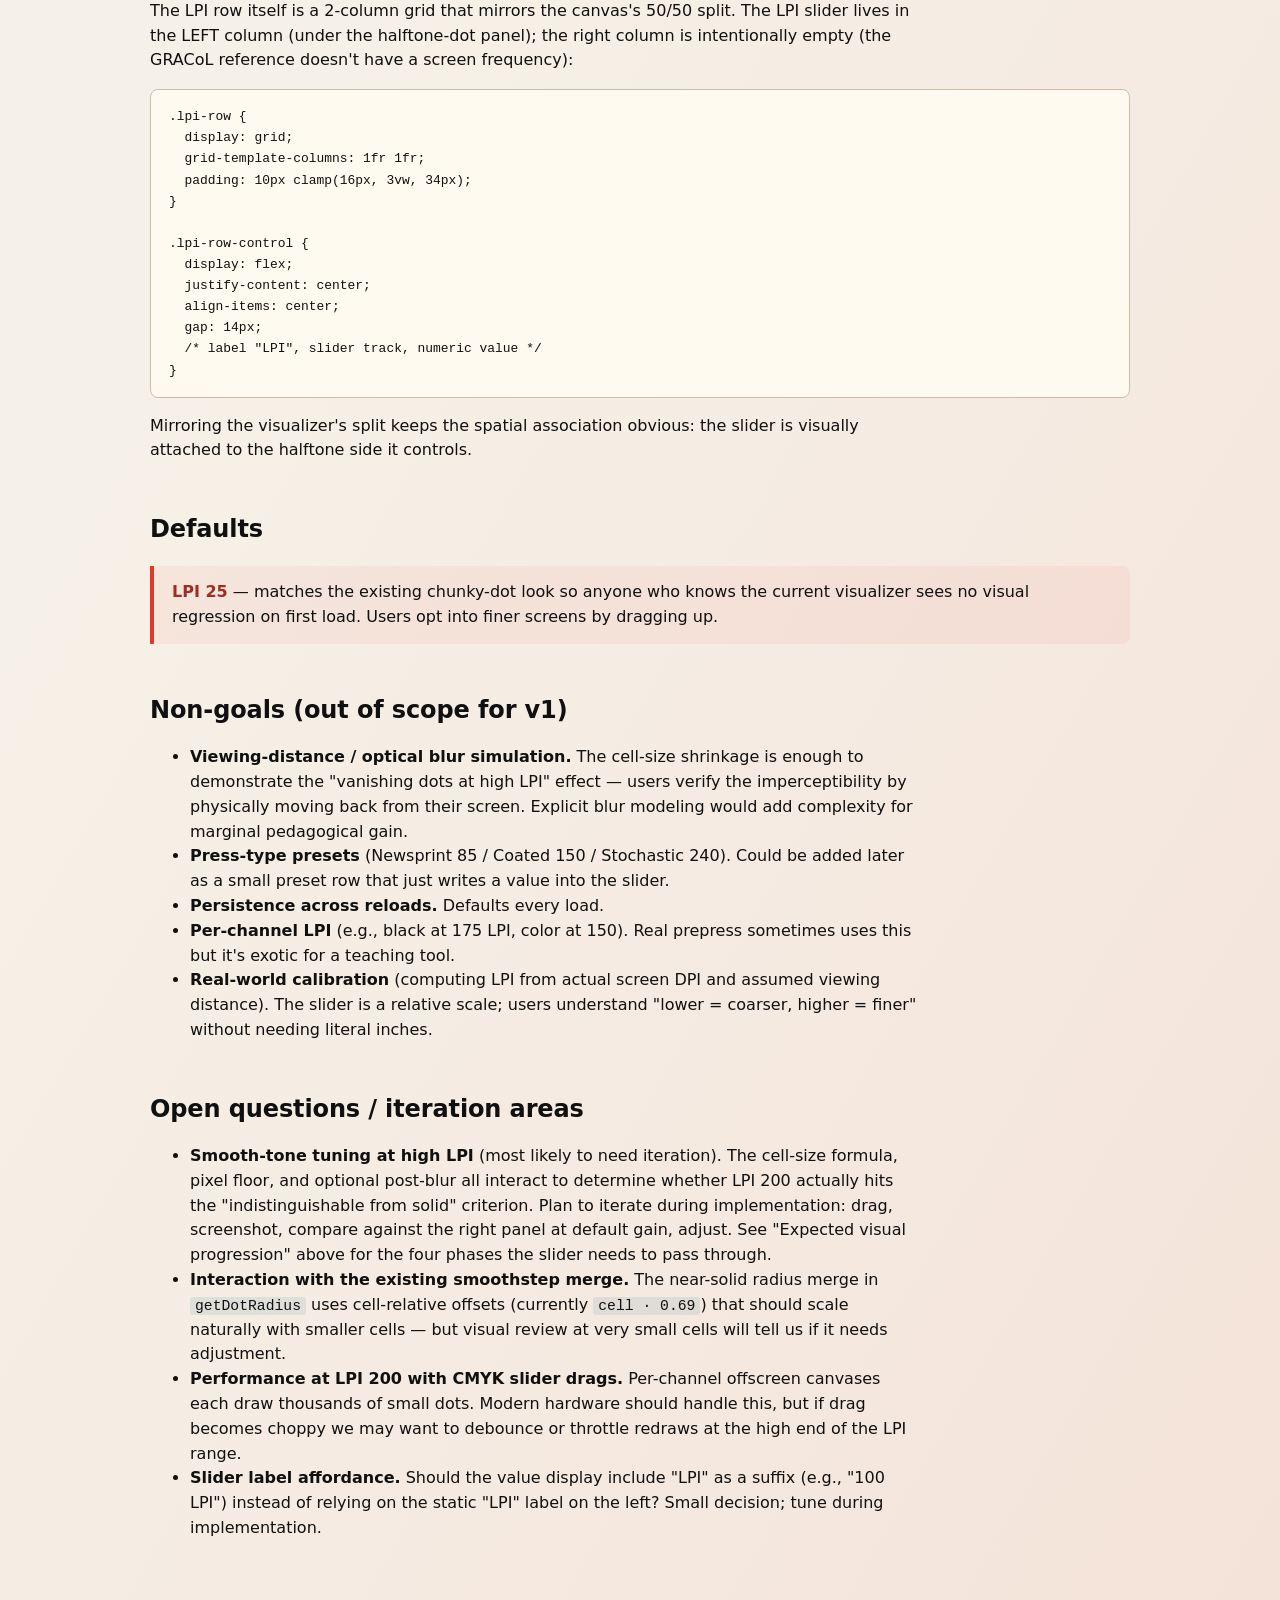
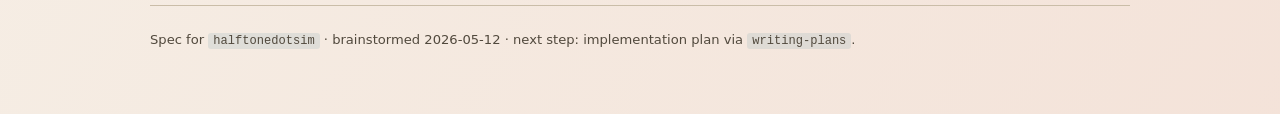
<file: docs/superpowers/specs/2026-05-12-lpi-simulation-design.html>
<!doctype html>
<html lang="en">
  <head>
    <meta charset="UTF-8" />
    <meta name="viewport" content="width=device-width, initial-scale=1.0" />
    <title>LPI Simulation — Design Spec</title>
    <style>
      :root {
        --paper: #f6f1e8;
        --paper-deep: #e7ddce;
        --ink: #101010;
        --panel: #fffaf0;
        --line: #cabda8;
        --muted: #51493d;
        --accent: #db3b2a;
        --accent-deep: #9f2d24;
        --blue: #1f6f8b;
        --cyan: #00a2e3;
        --magenta: #e6007d;
        --yellow: #ffed00;
      }
      * { box-sizing: border-box; }
      body {
        margin: 0;
        padding: clamp(24px, 5vw, 64px) clamp(20px, 6vw, 96px);
        background:
          linear-gradient(120deg, rgba(31, 111, 139, 0.10), transparent 34%),
          linear-gradient(300deg, rgba(219, 59, 42, 0.08), transparent 38%),
          var(--paper);
        color: var(--ink);
        font-family: Inter, ui-sans-serif, system-ui, -apple-system, BlinkMacSystemFont, "Segoe UI", sans-serif;
        line-height: 1.55;
      }
      .doc { max-width: 980px; margin: 0 auto; }
      header {
        border-bottom: 1px solid var(--line);
        padding-bottom: 28px;
        margin-bottom: 36px;
      }
      .eyebrow {
        margin: 0 0 6px;
        color: var(--blue);
        font-size: 0.74rem;
        font-weight: 800;
        letter-spacing: 0.14em;
        text-transform: uppercase;
      }
      h1 {
        margin: 0 0 12px;
        font-size: clamp(2rem, 4vw, 3rem);
        letter-spacing: -0.01em;
        line-height: 1.05;
      }
      .lede {
        margin: 0;
        max-width: 70ch;
        font-size: 1.05rem;
        color: var(--muted);
      }
      h2 {
        margin: 48px 0 14px;
        font-size: 1.5rem;
        letter-spacing: -0.005em;
      }
      h3 {
        margin: 28px 0 10px;
        font-size: 1rem;
        color: var(--muted);
        font-weight: 800;
        letter-spacing: 0.04em;
        text-transform: uppercase;
      }
      p, ul, ol { max-width: 76ch; }
      code {
        font-family: "SF Mono", Menlo, Consolas, monospace;
        font-size: 0.92em;
        background: rgba(31, 111, 139, 0.10);
        padding: 1px 5px;
        border-radius: 3px;
      }
      pre {
        background: var(--panel);
        border: 1px solid var(--line);
        border-radius: 8px;
        padding: 16px 18px;
        overflow-x: auto;
        font-family: "SF Mono", Menlo, Consolas, monospace;
        font-size: 0.88rem;
        line-height: 1.5;
      }
      pre code { background: none; padding: 0; }
      table {
        width: 100%;
        border-collapse: collapse;
        margin: 18px 0;
        background: var(--panel);
        border: 1px solid var(--line);
        border-radius: 8px;
        overflow: hidden;
      }
      th, td {
        padding: 10px 14px;
        text-align: left;
        border-bottom: 1px solid var(--line);
        font-size: 0.95rem;
      }
      thead th {
        background: rgba(31, 111, 139, 0.08);
        font-weight: 800;
        letter-spacing: 0.02em;
        text-transform: uppercase;
        font-size: 0.78rem;
        color: var(--muted);
      }
      tbody tr:last-child td { border-bottom: 0; }
      .callout {
        margin: 18px 0;
        padding: 14px 18px;
        border-left: 4px solid var(--accent);
        background: rgba(219, 59, 42, 0.06);
        border-radius: 0 8px 8px 0;
      }
      .callout strong { color: var(--accent-deep); }

      .mockup-frame {
        margin: 22px 0;
        border: 1px solid var(--line);
        border-radius: 12px;
        background: var(--panel);
        box-shadow: 0 18px 50px rgba(38, 31, 20, 0.10);
        overflow: hidden;
      }
      .mockup-caption {
        padding: 10px 18px;
        font-size: 0.74rem;
        font-weight: 800;
        letter-spacing: 0.12em;
        text-transform: uppercase;
        color: var(--blue);
        background: rgba(231, 221, 206, 0.50);
        border-bottom: 1px solid var(--line);
      }
      .mockup-body {
        padding: 22px clamp(18px, 3vw, 36px);
        display: flex;
        flex-direction: column;
        gap: 0;
      }
      .mock-canvas-split {
        display: grid;
        grid-template-columns: 1fr 1fr;
        height: 160px;
        border: 1px solid var(--line);
        border-radius: 6px;
        overflow: hidden;
      }
      .mock-canvas-half {
        position: relative;
      }
      .mock-canvas-dots {
        background:
          radial-gradient(circle at 30% 40%, rgba(16,16,16,0.85) 0, rgba(16,16,16,0.85) 3px, transparent 4px),
          radial-gradient(circle at 60% 70%, rgba(16,16,16,0.85) 0, rgba(16,16,16,0.85) 3px, transparent 4px),
          radial-gradient(circle at 80% 30%, rgba(16,16,16,0.85) 0, rgba(16,16,16,0.85) 3px, transparent 4px),
          var(--panel);
        background-size: 16px 16px;
      }
      .mock-canvas-solid {
        background: #6b6b6b;
        border-left: 1px solid rgba(16, 16, 16, 0.2);
      }
      .mock-lpi-row-split {
        display: grid;
        grid-template-columns: 1fr 1fr;
      }
      .mock-lpi-right {
        /* intentionally empty — the LPI control belongs to the left side */
      }
      .mock-lpi-row {
        display: flex;
        justify-content: center;
        align-items: center;
        gap: 18px;
        padding: 14px 0 6px;
        font-size: 0.74rem;
        font-weight: 800;
        letter-spacing: 0.1em;
        text-transform: uppercase;
        color: var(--muted);
      }
      .mock-lpi-row .label { font-weight: 900; color: var(--ink); }
      .mock-lpi-row .track {
        width: clamp(180px, 40vw, 320px);
        height: 10px;
        border-radius: 999px;
        background: var(--paper-deep);
        position: relative;
        border: 1px solid rgba(16, 16, 16, 0.18);
      }
      .mock-lpi-row .fill {
        position: absolute;
        inset: 0 auto 0 0;
        width: 8%;
        background: var(--accent);
        border-radius: 999px;
      }
      .mock-lpi-row .thumb {
        position: absolute;
        top: 50%;
        left: 8%;
        width: 18px;
        height: 18px;
        margin-top: -9px;
        margin-left: -9px;
        border-radius: 50%;
        background: var(--ink);
        border: 2px solid var(--panel);
        box-shadow: 0 2px 6px rgba(16, 16, 16, 0.28);
      }
      .mock-lpi-row .value {
        min-width: 32px;
        text-align: left;
        font-variant-numeric: tabular-nums;
        font-weight: 900;
        color: var(--ink);
        letter-spacing: 0;
      }
      .mock-strip {
        margin-top: 14px;
        border-top: 1px solid var(--line);
        padding-top: 14px;
        display: grid;
        grid-template-columns: 1fr auto 1fr;
        gap: 24px;
        align-items: center;
      }
      .mock-strip .stub {
        background: rgba(231, 221, 206, 0.5);
        border-radius: 6px;
        height: 56px;
        border: 1px dashed var(--line);
      }
      .mock-strip .meter {
        font-size: 2.2rem;
        font-weight: 900;
        color: var(--accent-deep);
        text-align: center;
        font-variant-numeric: tabular-nums;
      }

      footer {
        margin-top: 64px;
        padding-top: 24px;
        border-top: 1px solid var(--line);
        font-size: 0.82rem;
        color: var(--muted);
      }
    </style>
  </head>
  <body>
    <article class="doc">
      <header>
        <p class="eyebrow">Design spec · 2026-05-12</p>
        <h1>LPI Simulation</h1>
        <p class="lede">
          Add a screen-frequency slider (LPI — lines per inch) so the
          visualizer can show the same coverage at different halftone
          fineness: from coarse dots clearly visible up close, through the
          midtone range where CMYK rotation angles produce the classic
          rosette pattern, to high-frequency screens where individual dots
          vanish into apparent solid tone at normal viewing distance.
        </p>
      </header>

      <section>
        <h2>Goal</h2>
        <p>
          The current visualizer renders at a fixed cell size derived from
          the canvas dimensions. That makes the dots one fixed apparent
          frequency. Adding an LPI control lets the user see <em>the same
          ink coverage at different print-shop resolutions</em>, which is
          the pedagogical hinge for several real-world concepts:
        </p>
        <ul>
          <li><strong>Why newsprint looks coarse</strong> (low LPI — visible dots even up close)</li>
          <li><strong>Why magazine print has the rosette</strong> (mid LPI — CMYK angle interference produces the recognizable flower-like pattern)</li>
          <li><strong>Why fine offset looks like continuous tone</strong> (high LPI — dots smaller than the eye's resolving power at reading distance)</li>
        </ul>
      </section>

      <section>
        <h2>User-facing control</h2>
        <p>
          A single horizontal slider, in its own row sitting between the
          visualizer (canvas) and the existing control strip. The slider is
          centered <em>under the left half of the canvas</em> — the
          halftone-dot panel — not centered across the whole canvas. The
          right half of the canvas is the GRACoL coated reference, which
          doesn't have a screen frequency; the LPI control belongs visually
          to the side it affects. Label "LPI" on the left of the slider,
          slider in the middle, and the current LPI value on the right.
        </p>

        <div class="mockup-frame">
          <div class="mockup-caption">Mockup — new LPI row between canvas and control strip</div>
          <div class="mockup-body">
            <div class="mock-canvas-split">
              <div class="mock-canvas-half mock-canvas-dots" role="presentation"></div>
              <div class="mock-canvas-half mock-canvas-solid" role="presentation"></div>
            </div>
            <div class="mock-lpi-row-split">
              <div class="mock-lpi-row">
                <span class="label">LPI</span>
                <span class="track">
                  <span class="fill"></span>
                  <span class="thumb"></span>
                </span>
                <span class="value">25</span>
              </div>
              <div class="mock-lpi-right"></div>
            </div>
            <div class="mock-strip">
              <div class="stub" title="title-group / mode toggle"></div>
              <div class="meter">50%</div>
              <div class="stub" title="INK slider + Dot Gain Settings"></div>
            </div>
          </div>
        </div>

        <h3>Input semantics</h3>
        <table>
          <thead>
            <tr><th>Property</th><th>Value</th></tr>
          </thead>
          <tbody>
            <tr><td>Range</td><td>25 (coarse) – 200 (fine)</td></tr>
            <tr><td>Step</td><td>1</td></tr>
            <tr><td>Default</td><td><strong>25</strong> — matches today's chunky-dot first-load look so no existing user is surprised</td></tr>
            <tr><td>Event</td><td><code>input</code> — live redraw on every keystroke / drag, like the existing INK slider</td></tr>
            <tr><td>Value display</td><td>Numeric, right of the slider, no units suffix (the "LPI" label sets the context)</td></tr>
            <tr><td>Scope</td><td>Global — applies to both K and CMYK modes</td></tr>
          </tbody>
        </table>
      </section>

      <section>
        <h2>Rendering model</h2>
        <p>
          The existing rendering pipeline already computes a <code>cell</code>
          value that drives screen pitch (dot spacing). Currently it's
          derived from canvas size:
        </p>
<pre><code>const cell = Math.max(15, Math.min(30, shorterSide / 18));</code></pre>
        <p>
          Replace this with an LPI-driven formula:
        </p>
<pre><code>const cell = Math.max(4, 750 / lpi);</code></pre>
        <p>
          Everything else (dot radius computation, screen-angle rotation per
          ink, multiply blending of offscreen canvases) flows through
          unchanged. The constant <code>750</code> is empirically chosen so
          LPI 25 produces the same ~30 px cell the visualizer uses today.
        </p>

        <h3>Mapping at canonical values</h3>
        <table>
          <thead>
            <tr><th>LPI slider</th><th>Cell size (px)</th><th>Visual effect</th></tr>
          </thead>
          <tbody>
            <tr><td>25</td><td>30 px</td><td>Chunky dots clearly visible — current default look</td></tr>
            <tr><td>50</td><td>15 px</td><td>Smaller but still clearly dotted</td></tr>
            <tr><td>85</td><td>~9 px</td><td>Newsprint feel — individual dots discernible up close</td></tr>
            <tr><td>100</td><td>7.5 px</td><td>Rosette territory in CMYK — screen angles interfere visibly</td></tr>
            <tr><td>150</td><td>5 px</td><td>Magazine-quality offset look — fine, dense, rosette pattern subtler</td></tr>
            <tr><td>200</td><td>4 px (floored)</td><td>Dots near pixel limit; appears as solid tone at normal screen viewing distance</td></tr>
          </tbody>
        </table>

        <h3>Why the rosette emerges automatically</h3>
        <p>
          No new code is needed to produce rosettes — they fall out of the
          existing per-ink screen rotation (C 15°, M 75°, Y 0°, K 45°) once
          adjacent screens have dots small enough that their rotated grids
          interfere. At LPI 25 each screen's grid is so coarse the angles
          are obvious individually; at LPI 100–150 the four grids overlap
          densely enough that the human eye resolves the moiré interference
          as the rosette flower pattern; at LPI 200+ the cells are pixel-
          scale and the dots merge optically.
        </p>
      </section>

      <section>
        <h2>Expected visual progression &amp; acceptance criteria</h2>
        <p>
          As the user drags the LPI slider from 25 up to 200, the halftone
          (left) side should pass smoothly through four distinct visual
          phases. These phases are the educational payoff of the feature —
          the implementation has to actually deliver them, not just shrink
          dots numerically.
        </p>

        <table>
          <thead>
            <tr>
              <th style="width: 18%">LPI range</th>
              <th style="width: 24%">Phase name</th>
              <th>What the user should see</th>
            </tr>
          </thead>
          <tbody>
            <tr>
              <td>~25 – 50</td>
              <td><strong>Discrete dots</strong></td>
              <td>Individual dots clearly visible; screen angles obvious; the structure of each ink's rotated grid is legible per channel.</td>
            </tr>
            <tr>
              <td>~50 – 130</td>
              <td><strong>Rosette pattern</strong></td>
              <td>The four rotated grids interfere into the classic CMYK rosette / flower texture. Recognizably "printed" but not solid tone.</td>
            </tr>
            <tr>
              <td>~130 – 175</td>
              <td><strong>Noisy texture</strong></td>
              <td>Rosettes break down — dots are too small to read as discrete features, the pattern reads as fine grain or noise. Still visibly textured if you look closely.</td>
            </tr>
            <tr>
              <td>~175 – 200</td>
              <td><strong>Smooth tone</strong></td>
              <td>The left half is indistinguishable from the GRACoL coated reference panel on the right at viewing distance (with default Dot Gain 18% / Min Dot 1% / Min Dot Printed 3%).</td>
            </tr>
          </tbody>
        </table>

        <div class="callout">
          <strong>Key acceptance criterion.</strong> At <strong>LPI 200</strong>
          with default dot-gain settings, the left (halftone) half of the
          canvas should be visually indistinguishable from the right
          (GRACoL reference) half at normal screen viewing distance. This
          is the most concrete test of "did we model the full LPI range
          correctly" — if the high end still looks like discrete dots, the
          formula or rendering needs tuning.
        </div>

        <h3>Why this likely requires iteration</h3>
        <p>
          The simple <code>cell = max(4, 750 / lpi)</code> formula gets us
          close, but probably not all the way to "indistinguishable from
          solid" at LPI 200 on typical screens. At <code>cell = 4 px</code>
          with a typical viewport, individual dots are still pixel-resolvable
          on a sharp display at normal distance. Levers we can pull during
          implementation:
        </p>
        <ul>
          <li><strong>Lower the pixel floor</strong> (e.g., <code>max(2, …)</code>) and let antialiased sub-pixel dots produce a fine grain that visually averages to solid.</li>
          <li><strong>Re-tune the formula constant</strong> so LPI 200 maps to a cell size that's empirically below the eye's resolving power at normal distance (likely needs the floor lowered too).</li>
          <li><strong>Add a small post-blur</strong> applied to the halftone offscreen when cell drops below a threshold (e.g., 1–1.5 px Gaussian when cell &lt; 5). This simulates the eye's averaging at viewing distance and is the most reliable way to hit the "indistinguishable" criterion without abandoning the geometric dot model.</li>
        </ul>
        <p>
          The implementation plan should treat the formula constant, the
          pixel floor, and the optional post-blur as <strong>tunable
          parameters</strong> with explicit visual checkpoints at LPI 25,
          85, 130, 175, 200 — not "ship the formula and hope". Expect a
          few rounds of "drag the slider, screenshot, compare against the
          reference panel, adjust" during implementation.
        </p>

        <h3>Pixel-floor at <code>cell = 4 px</code></h3>
        <p>
          Below ~4 px per cell the dot radius at typical midtone coverage
          drops below 2 px and antialiasing dominates. Rendering becomes
          dominated by sub-pixel artifacts rather than meaningful dot
          structure. The <code>Math.max(4, …)</code> floor stops the LPI
          slider from producing nonsense renderings at the top of the
          range.
        </p>
      </section>

      <section>
        <h2>Pipeline</h2>
        <p>
          One change at the top of <code>drawVisualizer()</code> in
          <code>app.js</code>. The <code>cell</code> value flows downstream
          into <code>getDotRadius(cell, amount)</code>, the per-ink offscreen
          canvas dot loop, and the screen-angle rotation — all unmodified.
        </p>
<pre><code>function drawVisualizer() {
  const ratio = window.devicePixelRatio || 1;
  const width = canvas.width / ratio;
  const height = canvas.height / ratio;
  const lpi = Number(lpiSlider.value);
  const cell = Math.max(4, 750 / lpi);
  const splitX = width / 2;
  // ... unchanged below
}</code></pre>
      </section>

      <section>
        <h2>Layout integration</h2>
        <p>
          A new <code>&lt;section class="lpi-row"&gt;</code> sits as a sibling
          of the existing <code>&lt;section class="visualizer"&gt;</code> and
          <code>&lt;section class="control-strip"&gt;</code> inside
          <code>&lt;main class="app-shell"&gt;</code>. Update
          <code>.app-shell</code>'s grid:
        </p>
<pre><code>.app-shell {
  display: grid;
  grid-template-rows: minmax(0, 1fr) auto auto;   /* canvas, LPI row, control strip */
}</code></pre>
        <p>
          The LPI row itself is a 2-column grid that mirrors the canvas's
          50/50 split. The LPI slider lives in the LEFT column (under the
          halftone-dot panel); the right column is intentionally empty (the
          GRACoL reference doesn't have a screen frequency):
        </p>
<pre><code>.lpi-row {
  display: grid;
  grid-template-columns: 1fr 1fr;
  padding: 10px clamp(16px, 3vw, 34px);
}

.lpi-row-control {
  display: flex;
  justify-content: center;
  align-items: center;
  gap: 14px;
  /* label "LPI", slider track, numeric value */
}</code></pre>
        <p>
          Mirroring the visualizer's split keeps the spatial association
          obvious: the slider is visually attached to the halftone side it
          controls.
        </p>
      </section>

      <section>
        <h2>Defaults</h2>
        <div class="callout">
          <strong>LPI 25</strong> — matches the existing chunky-dot look so
          anyone who knows the current visualizer sees no visual regression
          on first load. Users opt into finer screens by dragging up.
        </div>
      </section>

      <section>
        <h2>Non-goals (out of scope for v1)</h2>
        <ul>
          <li><strong>Viewing-distance / optical blur simulation.</strong> The cell-size shrinkage is enough to demonstrate the "vanishing dots at high LPI" effect — users verify the imperceptibility by physically moving back from their screen. Explicit blur modeling would add complexity for marginal pedagogical gain.</li>
          <li><strong>Press-type presets</strong> (Newsprint 85 / Coated 150 / Stochastic 240). Could be added later as a small preset row that just writes a value into the slider.</li>
          <li><strong>Persistence across reloads.</strong> Defaults every load.</li>
          <li><strong>Per-channel LPI</strong> (e.g., black at 175 LPI, color at 150). Real prepress sometimes uses this but it's exotic for a teaching tool.</li>
          <li><strong>Real-world calibration</strong> (computing LPI from actual screen DPI and assumed viewing distance). The slider is a relative scale; users understand "lower = coarser, higher = finer" without needing literal inches.</li>
        </ul>
      </section>

      <section>
        <h2>Open questions / iteration areas</h2>
        <ul>
          <li><strong>Smooth-tone tuning at high LPI</strong> (most likely to need iteration). The cell-size formula, pixel floor, and optional post-blur all interact to determine whether LPI 200 actually hits the "indistinguishable from solid" criterion. Plan to iterate during implementation: drag, screenshot, compare against the right panel at default gain, adjust. See "Expected visual progression" above for the four phases the slider needs to pass through.</li>
          <li><strong>Interaction with the existing smoothstep merge.</strong> The near-solid radius merge in <code>getDotRadius</code> uses cell-relative offsets (currently <code>cell · 0.69</code>) that should scale naturally with smaller cells — but visual review at very small cells will tell us if it needs adjustment.</li>
          <li><strong>Performance at LPI 200 with CMYK slider drags.</strong> Per-channel offscreen canvases each draw thousands of small dots. Modern hardware should handle this, but if drag becomes choppy we may want to debounce or throttle redraws at the high end of the LPI range.</li>
          <li><strong>Slider label affordance.</strong> Should the value display include "LPI" as a suffix (e.g., "100 LPI") instead of relying on the static "LPI" label on the left? Small decision; tune during implementation.</li>
        </ul>
      </section>

      <footer>
        Spec for <code>halftonedotsim</code> · brainstormed 2026-05-12 ·
        next step: implementation plan via <code>writing-plans</code>.
      </footer>
    </article>
  </body>
</html>
</file>
<file: styles.css>
:root {
  --paper: #f6f1e8;
  --paper-deep: #e7ddce;
  --ink: #101010;
  --panel: #fffaf0;
  --line: #cabda8;
  --accent: #db3b2a;
  --accent-deep: #9f2d24;
  --blue: #1f6f8b;
  --cyan: #00a2e3;
  --magenta: #e6007d;
  --yellow: #ffed00;
  --shadow: 0 22px 70px rgba(38, 31, 20, 0.2);
}

* {
  box-sizing: border-box;
}

[hidden] {
  display: none !important;
}

html,
body {
  min-height: 100%;
}

body {
  margin: 0;
  background:
    linear-gradient(120deg, rgba(31, 111, 139, 0.14), transparent 34%),
    linear-gradient(300deg, rgba(219, 59, 42, 0.11), transparent 38%),
    var(--paper);
  color: var(--ink);
  font-family:
    Inter, ui-sans-serif, system-ui, -apple-system, BlinkMacSystemFont, "Segoe UI",
    sans-serif;
}

.app-shell {
  display: grid;
  height: 100vh;
  height: 100svh;
  min-height: 540px;
  grid-template-rows: minmax(0, 1fr) auto auto;
}

.visualizer {
  display: flex;
  min-height: 0;
  padding: clamp(16px, 3vw, 34px);
}

#halftoneCanvas {
  display: block;
  flex: 1;
  width: 100%;
  height: 100%;
  min-height: 0;
  border: 1px solid var(--line);
  border-radius: 8px;
  background: var(--panel);
  box-shadow: var(--shadow);
}

.lpi-row {
  display: grid;
  grid-template-columns: 1fr 1fr;
  padding: 10px clamp(18px, 4vw, 48px);
  background: rgba(255, 250, 240, 0.88);
  border-top: 1px solid var(--line);
  backdrop-filter: blur(16px);
}

.lpi-control {
  display: flex;
  align-items: center;
  gap: 14px;
  min-width: 0;
}

.lpi-label {
  flex: 0 0 auto;
  font-size: 0.74rem;
  font-weight: 900;
  letter-spacing: 0.08em;
  text-transform: uppercase;
  color: #51493d;
}

.lpi-slider {
  flex: 1;
  min-width: 0;
}

.lpi-value {
  flex: 0 0 auto;
  min-width: 36px;
  text-align: right;
  font-variant-numeric: tabular-nums;
  font-weight: 800;
  font-size: 0.9rem;
  color: var(--ink);
}

.control-strip {
  display: grid;
  grid-template-columns: minmax(150px, 1fr) auto minmax(240px, 40vw);
  align-items: center;
  gap: clamp(18px, 4vw, 48px);
  border-top: 1px solid var(--line);
  background: rgba(255, 250, 240, 0.88);
  padding: 18px clamp(18px, 4vw, 48px);
  backdrop-filter: blur(16px);
}

.control-strip[data-mode="cmyk"] {
  grid-template-columns: minmax(170px, 0.72fr) minmax(480px, 2fr);
}

.title-group {
  min-width: 0;
}

.eyebrow {
  margin: 0 0 3px;
  color: var(--blue);
  font-size: 0.74rem;
  font-weight: 800;
  letter-spacing: 0.12em;
  text-transform: uppercase;
}

h1 {
  margin: 0;
  font-size: clamp(1.45rem, 2vw, 2.3rem);
  letter-spacing: 0;
  line-height: 1;
}

.mode-toggle {
  display: inline-flex;
  gap: 2px;
  margin-top: 13px;
  border: 1px solid var(--line);
  border-radius: 999px;
  background: rgba(231, 221, 206, 0.65);
  padding: 3px;
}

.mode-button {
  min-width: 54px;
  border: 0;
  border-radius: 999px;
  background: transparent;
  color: #51493d;
  cursor: pointer;
  font: inherit;
  font-size: 0.76rem;
  font-weight: 900;
  letter-spacing: 0.04em;
  padding: 8px 12px;
}

.mode-button.is-active {
  background: var(--ink);
  color: var(--panel);
  box-shadow: 0 4px 12px rgba(16, 16, 16, 0.16);
}

.mode-button:focus-visible {
  outline: 3px solid rgba(31, 111, 139, 0.32);
  outline-offset: 3px;
}

.meter {
  display: flex;
  min-width: 128px;
  align-items: baseline;
  justify-content: flex-end;
  color: var(--accent-deep);
  font-variant-numeric: tabular-nums;
  font-weight: 900;
  line-height: 0.85;
}

.meter span:first-child {
  font-size: clamp(3.4rem, 7vw, 5.8rem);
}

.meter span:last-child {
  font-size: clamp(1.25rem, 2vw, 1.8rem);
}

.slider-control {
  display: grid;
  gap: 10px;
  min-width: 0;
  color: #51493d;
  font-size: 0.82rem;
  font-weight: 800;
  letter-spacing: 0.08em;
  text-transform: uppercase;
}

.controls-panel {
  min-width: 0;
}

.single-controls {
  min-width: 0;
}

.cmyk-controls {
  display: grid;
  grid-template-columns: repeat(4, minmax(104px, 1fr));
  gap: 12px clamp(12px, 2vw, 22px);
  min-width: 0;
}

.channel-control {
  --track-color: var(--accent);
  --thumb-color: var(--ink);
  display: grid;
  grid-template-columns: auto minmax(42px, max-content);
  gap: 8px 10px;
  min-width: 0;
  color: #51493d;
  font-size: 0.82rem;
  font-weight: 900;
  letter-spacing: 0.06em;
  text-transform: uppercase;
}

.channel-control output {
  justify-self: end;
  color: #51493d;
  font-variant-numeric: tabular-nums;
  letter-spacing: 0;
}

.channel-control input {
  grid-column: 1 / -1;
}

.channel-cyan {
  --track-color: var(--cyan);
  --thumb-color: var(--cyan);
}

.channel-magenta {
  --track-color: var(--magenta);
  --thumb-color: var(--magenta);
}

.channel-yellow {
  --track-color: var(--yellow);
  --thumb-color: var(--yellow);
}

.channel-black {
  --track-color: var(--ink);
  --thumb-color: var(--ink);
}

input[type="range"] {
  width: 100%;
  height: 34px;
  margin: 0;
  appearance: none;
  background: transparent;
  cursor: pointer;
}

input[type="range"]::-webkit-slider-runnable-track {
  height: 10px;
  border: 1px solid rgba(16, 16, 16, 0.18);
  border-radius: 999px;
  background:
    linear-gradient(
      90deg,
      var(--track-color, var(--accent)) var(--track-fill),
      var(--paper-deep) 0
    );
}

input[type="range"]::-moz-range-track {
  height: 10px;
  border: 1px solid rgba(16, 16, 16, 0.18);
  border-radius: 999px;
  background:
    linear-gradient(
      90deg,
      var(--track-color, var(--accent)) var(--track-fill),
      var(--paper-deep) 0
    );
}

input[type="range"]::-webkit-slider-thumb {
  width: 28px;
  height: 28px;
  margin-top: -10px;
  appearance: none;
  border: 3px solid var(--panel);
  border-radius: 50%;
  background: var(--thumb-color, var(--ink));
  box-shadow: 0 4px 12px rgba(16, 16, 16, 0.28);
}

input[type="range"]::-moz-range-thumb {
  width: 22px;
  height: 22px;
  border: 3px solid var(--panel);
  border-radius: 50%;
  background: var(--thumb-color, var(--ink));
  box-shadow: 0 4px 12px rgba(16, 16, 16, 0.28);
}

input[type="range"]:focus-visible {
  outline: 3px solid rgba(31, 111, 139, 0.32);
  outline-offset: 6px;
  border-radius: 999px;
}

.dot-gain-controls {
  position: relative;
  margin-top: 10px;
  padding-top: 10px;
  border-top: 1px dashed var(--line);
}

.dot-gain-trigger {
  display: inline-flex;
  align-items: center;
  border: 1px solid var(--line);
  border-radius: 999px;
  background: var(--panel);
  color: #51493d;
  cursor: pointer;
  font: inherit;
  font-size: 0.7rem;
  font-weight: 900;
  letter-spacing: 0.08em;
  padding: 6px 14px;
  text-transform: uppercase;
  transition: background 120ms ease, color 120ms ease, border-color 120ms ease;
}

.dot-gain-trigger:hover {
  background: var(--paper-deep);
  color: var(--ink);
  border-color: var(--ink);
}

.dot-gain-trigger[aria-expanded="true"] {
  background: var(--ink);
  color: var(--panel);
  border-color: var(--ink);
}

.dot-gain-trigger:focus-visible {
  outline: 3px solid rgba(31, 111, 139, 0.32);
  outline-offset: 3px;
}

.dot-gain-popover {
  position: absolute;
  bottom: calc(100% + 8px);
  right: 0;
  display: flex;
  align-items: center;
  gap: clamp(10px, 1.5vw, 18px);
  padding: 10px 14px;
  background: var(--panel);
  border: 1px solid var(--line);
  border-radius: 10px;
  box-shadow: 0 18px 40px rgba(38, 31, 20, 0.18);
  white-space: nowrap;
  z-index: 20;
}

.dot-gain-input {
  display: inline-flex;
  align-items: center;
  gap: 6px;
  font-size: 0.66rem;
  font-weight: 900;
  letter-spacing: 0.05em;
  text-transform: uppercase;
  color: #51493d;
  white-space: nowrap;
}

.dot-gain-input .input-row {
  display: inline-flex;
  align-items: center;
  gap: 2px;
  border: 1px solid var(--line);
  border-radius: 5px;
  background: var(--panel);
  padding: 3px 8px;
}

.dot-gain-input input[type="number"] {
  width: 38px;
  border: 0;
  background: transparent;
  font: inherit;
  font-size: 0.85rem;
  font-weight: 700;
  font-variant-numeric: tabular-nums;
  color: var(--ink);
  outline: none;
  text-align: right;
  text-transform: none;
  -moz-appearance: textfield;
}

.dot-gain-input .suffix {
  color: #51493d;
  font-weight: 700;
  font-size: 0.74rem;
}

.dot-gain-apply {
  border: 0;
  border-radius: 999px;
  background: var(--ink);
  color: var(--panel);
  cursor: pointer;
  font: inherit;
  font-size: 0.66rem;
  font-weight: 900;
  letter-spacing: 0.08em;
  padding: 5px 14px;
  text-transform: uppercase;
  box-shadow: 0 3px 10px rgba(16, 16, 16, 0.16);
  transition: background 120ms ease, color 120ms ease, box-shadow 120ms ease;
}

.dot-gain-apply:hover:not(:disabled) {
  background: var(--accent);
}

.dot-gain-apply:focus-visible {
  outline: 3px solid rgba(31, 111, 139, 0.32);
  outline-offset: 3px;
}

.dot-gain-apply:disabled {
  background: var(--paper-deep);
  color: #51493d;
  cursor: not-allowed;
  box-shadow: none;
  opacity: 0.65;
}

@media (max-width: 760px) {
  .app-shell {
    min-height: 600px;
  }

  .visualizer {
    padding: 12px;
  }

  #halftoneCanvas {
    min-height: 0;
  }

  .control-strip {
    grid-template-columns: 1fr auto;
    gap: 16px;
    padding: 16px;
  }

  .control-strip[data-mode="cmyk"] {
    grid-template-columns: 1fr;
  }

  .control-strip[data-mode="cmyk"] .title-group {
    display: flex;
    align-items: center;
    justify-content: space-between;
    gap: 14px;
  }

  .control-strip[data-mode="cmyk"] .mode-toggle {
    margin-top: 0;
    flex: 0 0 auto;
  }

  .slider-control {
    grid-column: 1 / -1;
  }

  .cmyk-controls {
    grid-template-columns: repeat(2, minmax(118px, 1fr));
  }

  .meter {
    min-width: 100px;
  }
}

@media (max-width: 430px) {
  .control-strip {
    grid-template-columns: 1fr;
  }

  .control-strip[data-mode="cmyk"] .title-group {
    display: block;
  }

  .control-strip[data-mode="cmyk"] .mode-toggle {
    margin-top: 13px;
  }

  .cmyk-controls {
    grid-template-columns: 1fr;
  }

  .meter {
    justify-content: flex-start;
  }
}
</file>
